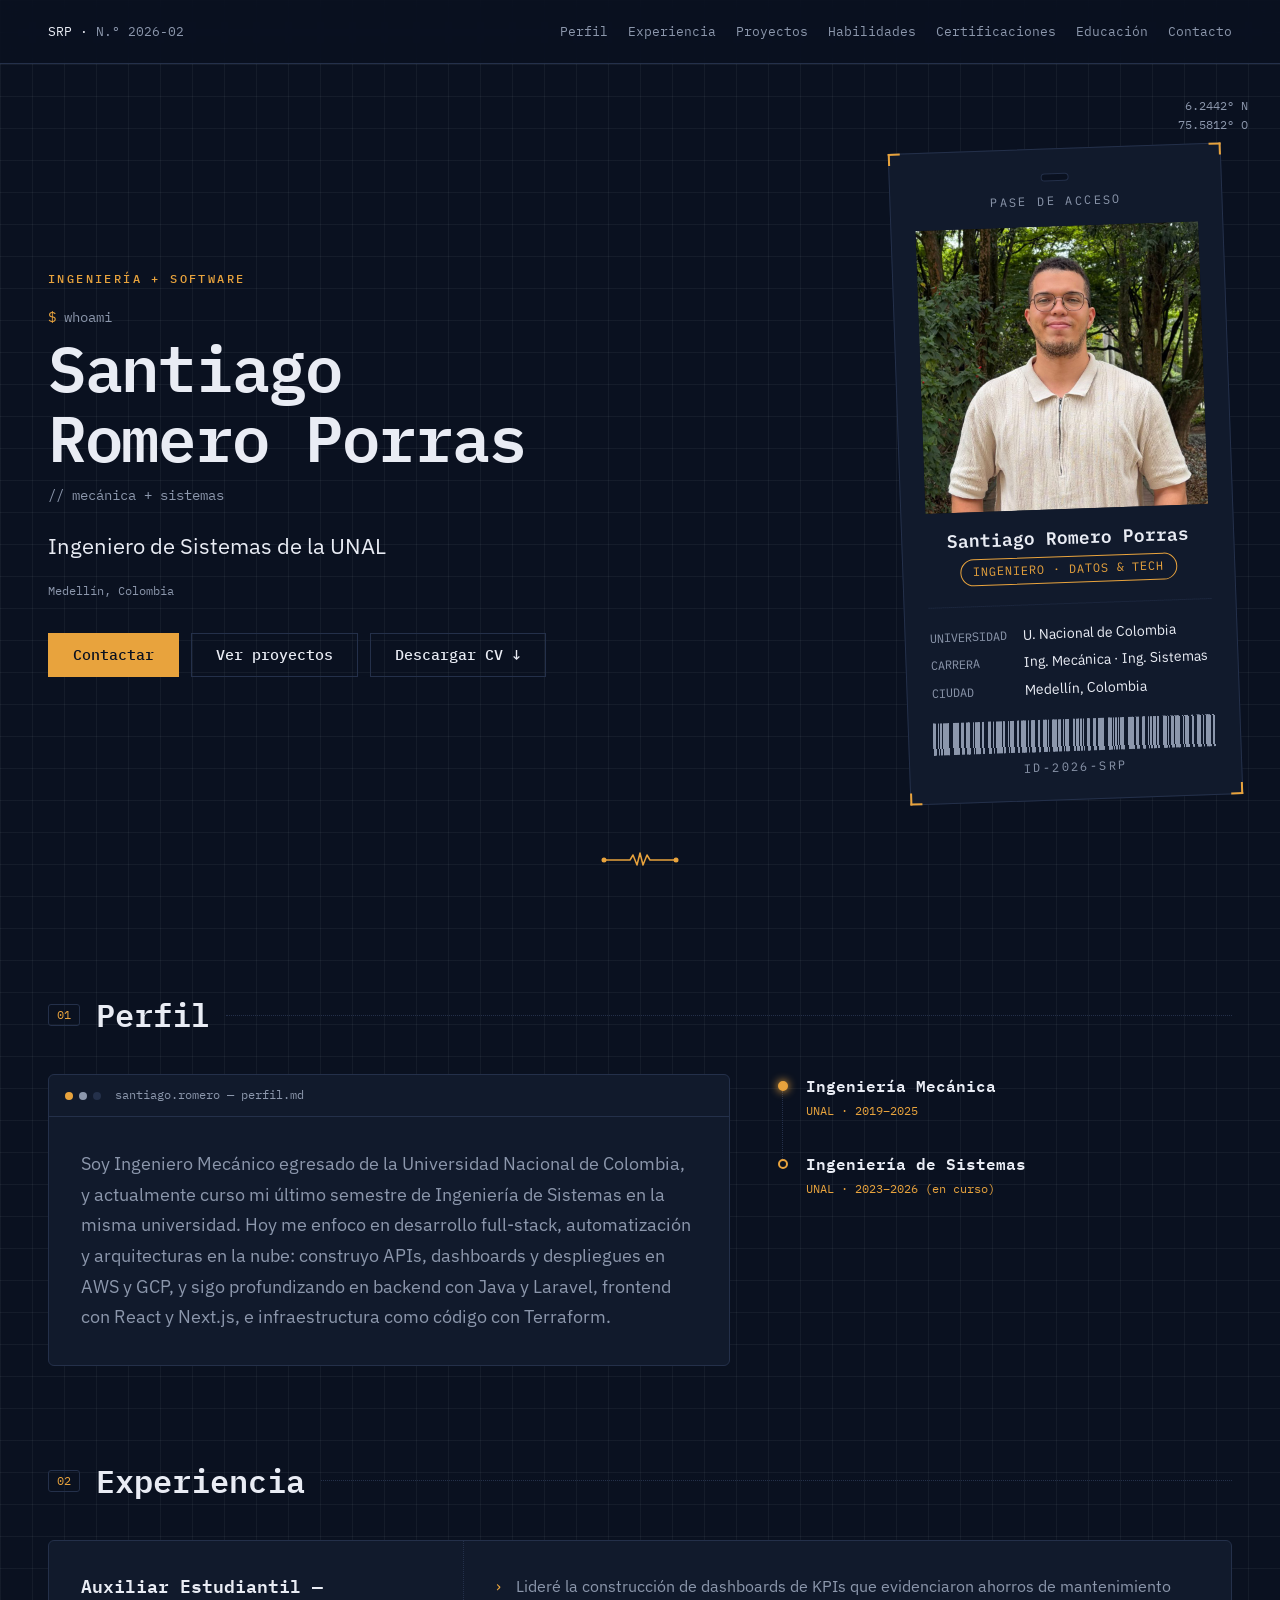
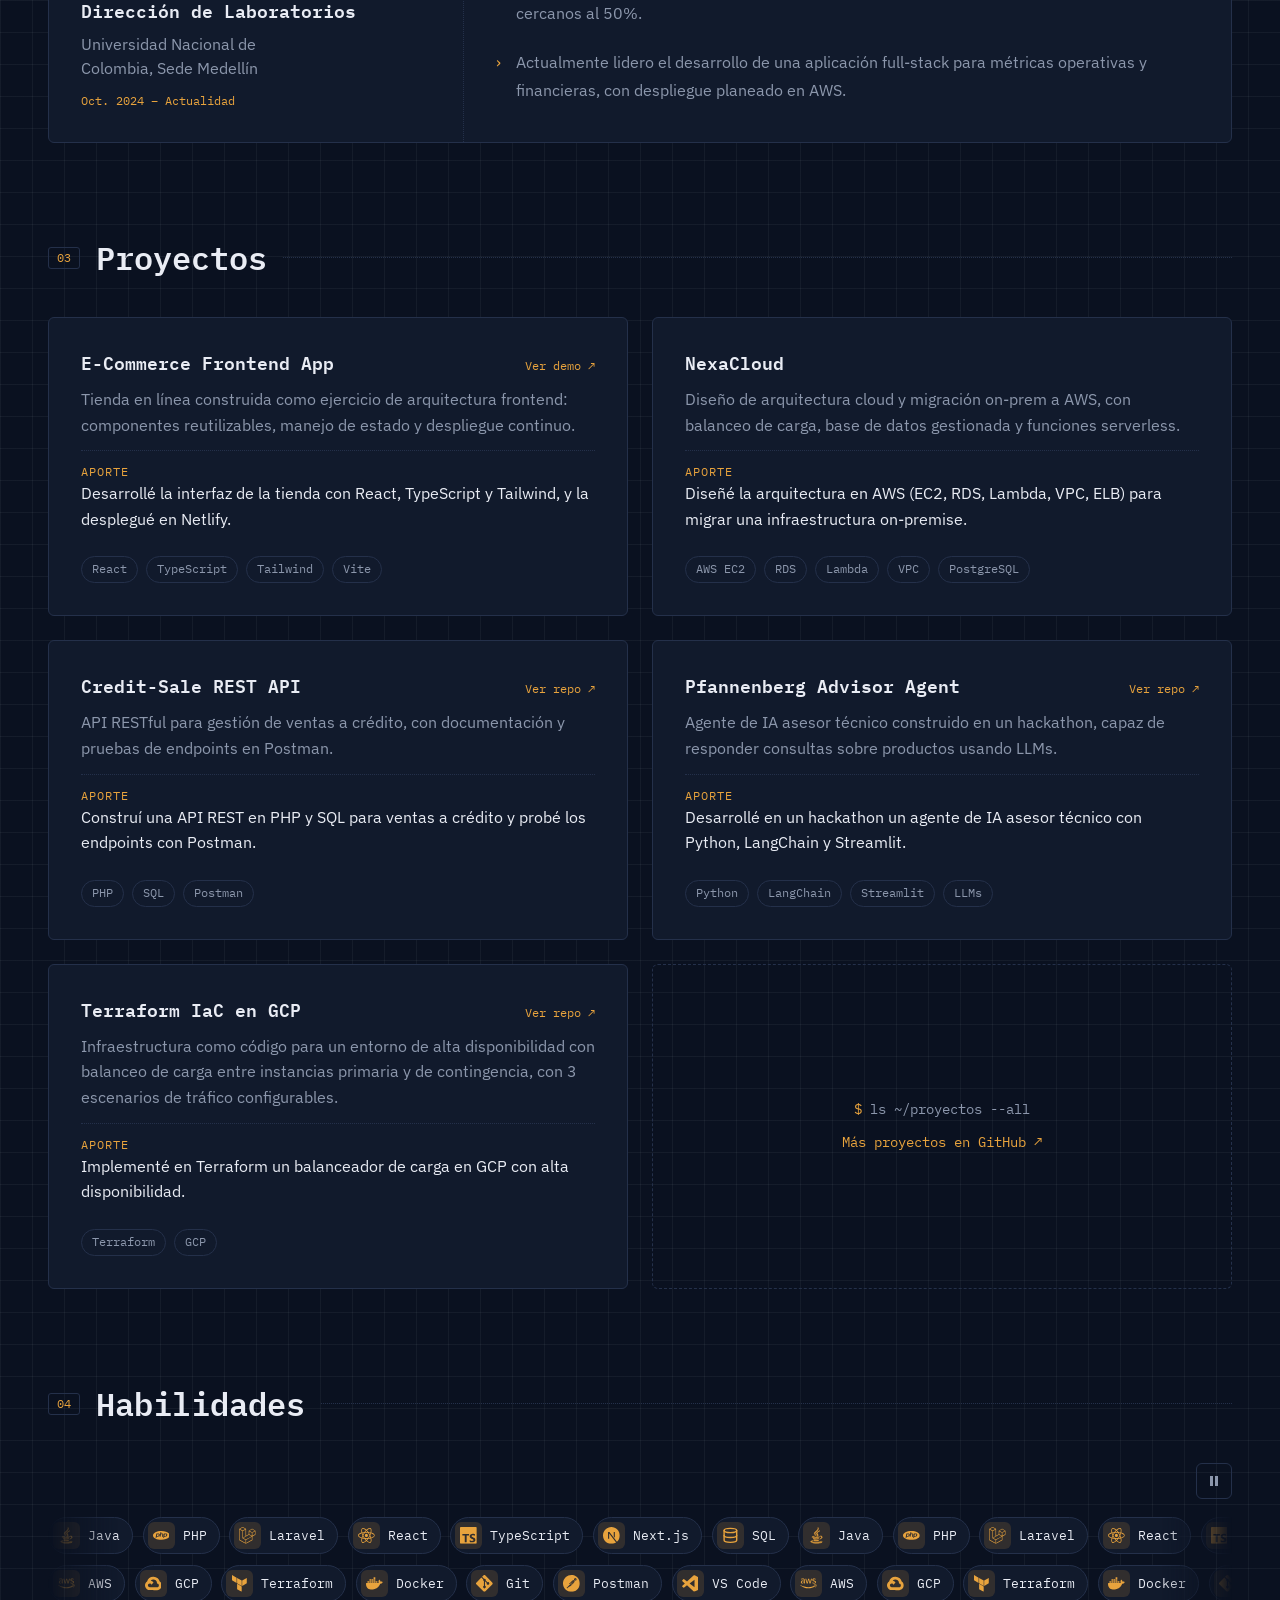
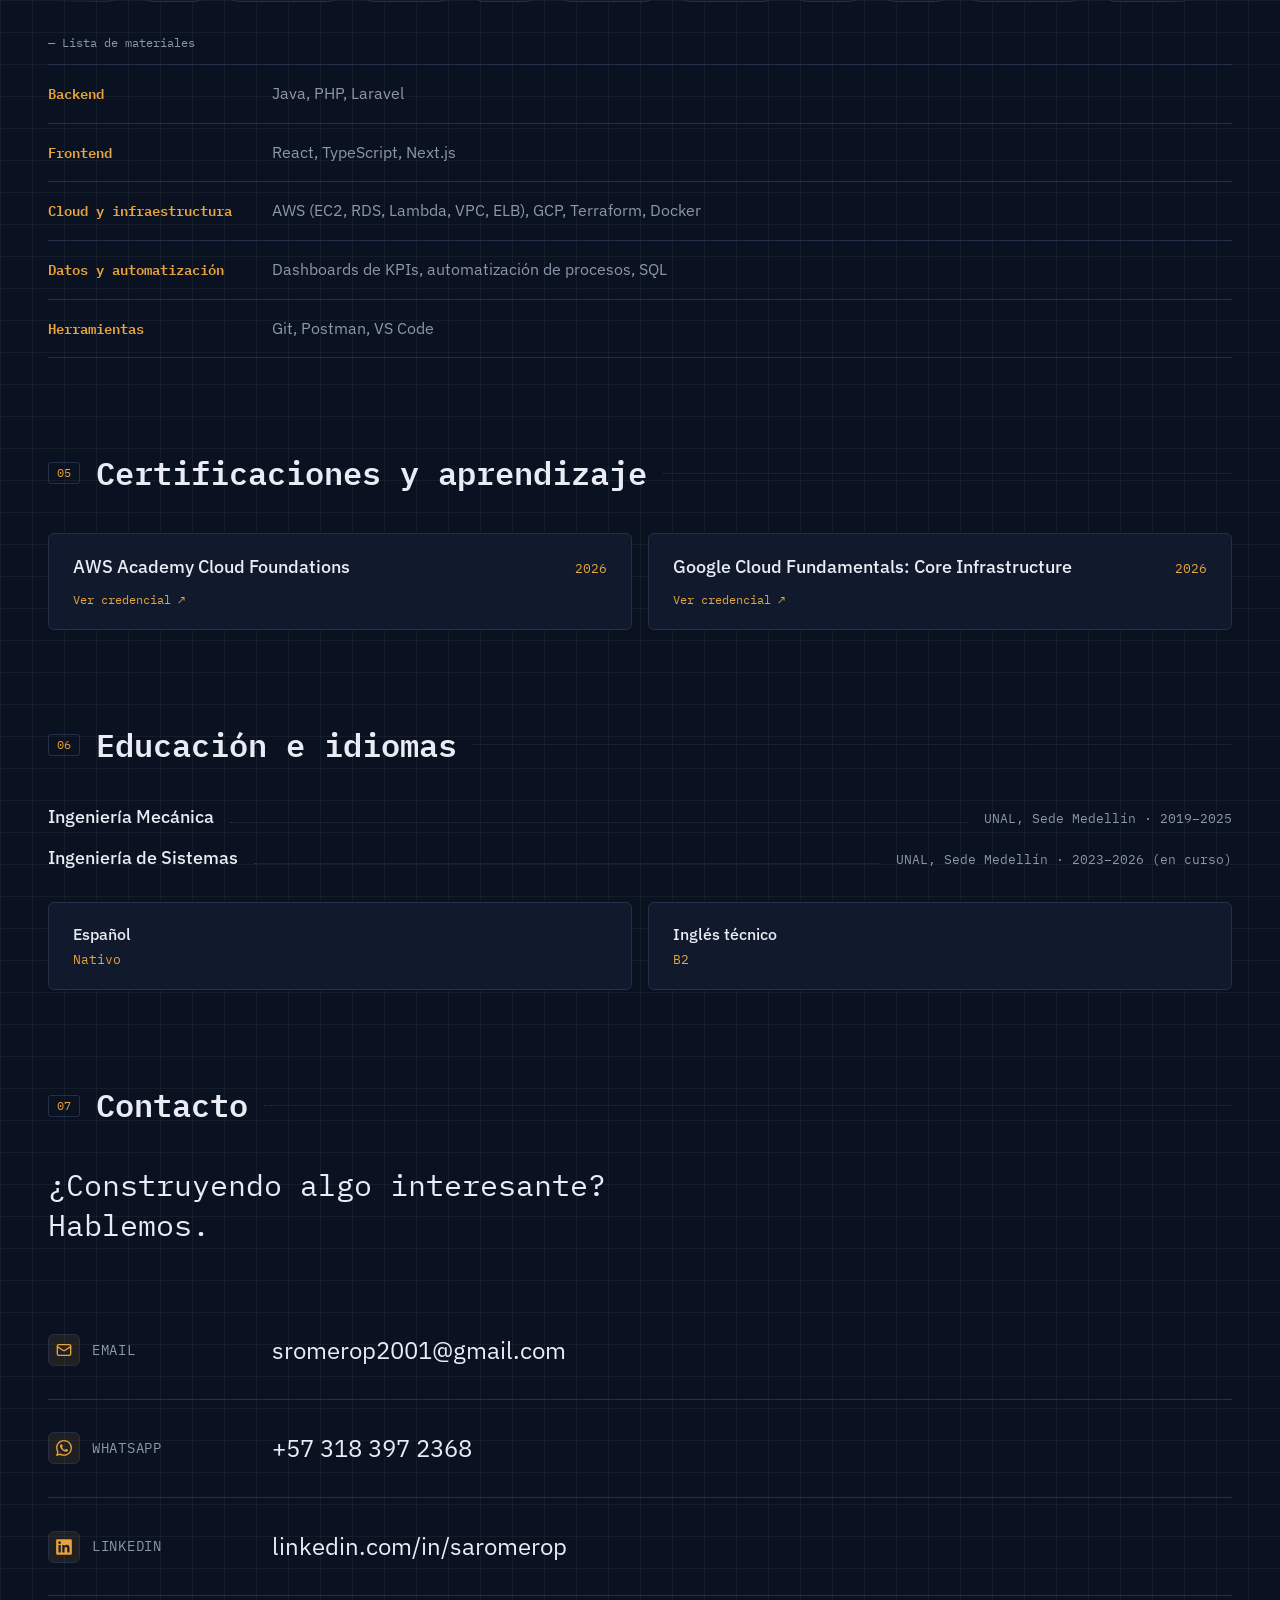
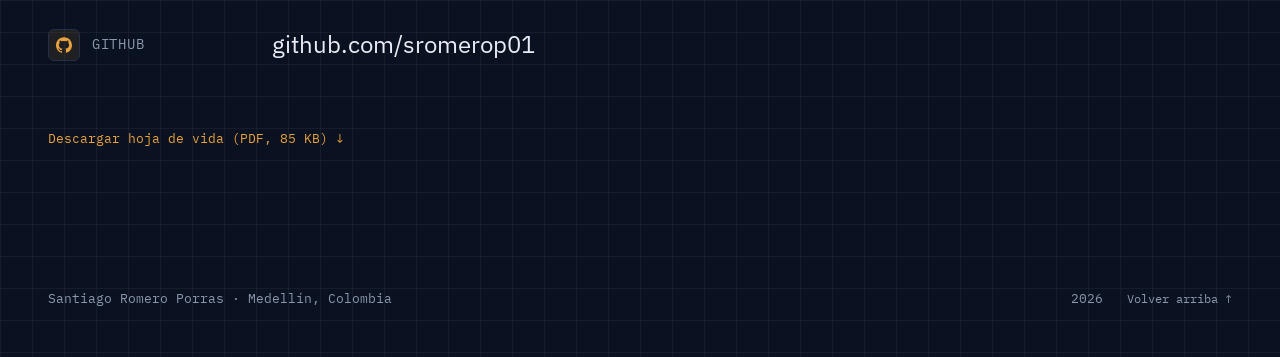
<file: index.html>
<!DOCTYPE html>
<html lang="es">

<head>
  <meta charset="UTF-8">
  <meta name="viewport" content="width=device-width, initial-scale=1.0">
  <title>Santiago Romero Porras · Ingeniería + Software</title>
  <meta name="description"
    content="Ingeniero Mecánico formándose como Ingeniero de Sistemas. Desarrollo full-stack, automatización y cloud (AWS y GCP) desde Medellín, Colombia.">
  <link rel="canonical" href="https://sromerop.dev/">
  <meta name="theme-color" content="#0A1120">
  <meta property="og:type" content="website">
  <meta property="og:url" content="https://sromerop.dev/">
  <meta property="og:site_name" content="Santiago Romero Porras">
  <meta property="og:locale" content="es_CO">
  <meta property="og:title" content="Santiago Romero Porras · Ingeniería + Software">
  <meta property="og:description"
    content="Ingeniero Mecánico formándose como Ingeniero de Sistemas. Desarrollo full-stack, automatización y cloud (AWS y GCP) desde Medellín, Colombia.">
  <!-- ?v= con la fecha del cambio: WhatsApp, LinkedIn y el CDN guardan la imagen por URL; súbelo si cambias la imagen -->
  <meta property="og:image" content="https://sromerop.dev/assets/img/og-image.png?v=20261115">
  <meta property="og:image:width" content="1200">
  <meta property="og:image:height" content="630">
  <meta property="og:image:alt"
    content="Santiago Romero Porras — Ingeniero Mecánico formándose como Ingeniero de Sistemas">
  <meta name="twitter:card" content="summary_large_image">
  <link rel="icon" href="assets/sromerop-icons/favicon/favicon.ico" sizes="32x32">
  <link rel="icon" href="assets/sromerop-icons/favicon/icon.svg" type="image/svg+xml">
  <link rel="apple-touch-icon" href="assets/sromerop-icons/favicon/apple-touch-icon.png">
  <link rel="manifest" href="assets/sromerop-icons/favicon/site.webmanifest">
  <link rel="preconnect" href="https://fonts.googleapis.com">
  <link rel="preconnect" href="https://fonts.gstatic.com" crossorigin>
  <link
    href="https://fonts.googleapis.com/css2?family=IBM+Plex+Mono:wght@400;500;600;700&family=IBM+Plex+Sans:wght@400;500&display=swap"
    rel="stylesheet">
  <!-- Flechas pedidas aparte (solo esos caracteres): ↗ no está en los subconjuntos anteriores; ↑ y ↓ sí (latino),
       pero también van aquí para que toda flecha del sitio quede cubierta -->
  <link
    href="https://fonts.googleapis.com/css2?family=IBM+Plex+Mono:wght@400&text=%E2%86%97%E2%86%91%E2%86%93&display=swap"
    rel="stylesheet">
  <!-- Marca que hay JS: el CSS oculta el texto del scramble hasta que script.js lo arma, así nunca se ve el texto final antes -->
  <script>document.documentElement.classList.add('js');</script>
  <!-- ?v=: el CDN del hosting guarda styles.css y script.js en caché (index.html no). Al desplegar cambios en
       alguno de los dos, cambiar la versión para que se descargue el archivo nuevo y no la copia vieja -->
  <link rel="stylesheet" href="styles.css?v=20261024">
  <script src="script.js?v=20261024" defer></script>
</head>

<body>
  <a class="skip-link" href="#contenido">Saltar al contenido</a>

  <!-- Íconos de Habilidades y Contacto, copiados de assets/sromerop-icons/skills/skills-sprite.svg. Van incrustados porque un
       <use> que apunta a un .svg externo no carga al abrir la página como archivo (file://) -->
  <svg class="icon-sprite" width="0" height="0" aria-hidden="true">
    <symbol id="i-java" viewBox="-2.25 -2.25 132.5 132.5">
      <g fill="currentColor" stroke="currentColor" stroke-width="3.5" stroke-linejoin="round">
        <path
          d="M47.617 98.12c-19.192 5.362 11.677 16.439 36.115 5.969-4.003-1.556-6.874-3.351-6.874-3.351-10.897 2.06-15.952 2.222-25.844 1.092-8.164-.935-3.397-3.71-3.397-3.71zm33.189-10.46c-14.444 2.779-22.787 2.69-33.354 1.6-8.171-.845-2.822-4.805-2.822-4.805-21.137 7.016 11.767 14.977 41.309 6.336-3.14-1.106-5.133-3.131-5.133-3.131zm11.319-60.575c.001 0-42.731 10.669-22.323 34.187 6.024 6.935-1.58 13.17-1.58 13.17s15.289-7.891 8.269-17.777c-6.559-9.215-11.587-13.793 15.634-29.58zm9.998 81.144s3.529 2.91-3.888 5.159c-14.102 4.272-58.706 5.56-71.095.171-4.45-1.938 3.899-4.625 6.526-5.192 2.739-.593 4.303-.485 4.303-.485-4.952-3.487-32.013 6.85-13.742 9.815 49.821 8.076 90.817-3.637 77.896-9.468zM85 77.896c2.395-1.634 5.703-3.053 5.703-3.053s-9.424 1.685-18.813 2.474c-11.494.964-23.823 1.154-30.012.326-14.652-1.959 8.033-7.348 8.033-7.348s-8.812-.596-19.644 4.644C17.455 81.134 61.958 83.958 85 77.896zm5.609 15.145c-.108.29-.468.616-.468.616 31.273-8.221 19.775-28.979 4.822-23.725-1.312.464-2 1.543-2 1.543s.829-.334 2.678-.72c7.559-1.575 18.389 10.119-5.032 22.286zM64.181 70.069c-4.614-10.429-20.26-19.553.007-35.559C89.459 14.563 76.492 1.587 76.492 1.587c5.23 20.608-18.451 26.833-26.999 39.667-5.821 8.745 2.857 18.142 14.688 28.815zm27.274 51.748c-19.187 3.612-42.854 3.191-56.887.874 0 0 2.874 2.38 17.646 3.331 22.476 1.437 57-.8 57.816-11.436.001 0-1.57 4.032-18.575 7.231z" />
      </g>
    </symbol>
    <symbol id="i-php" viewBox="0 0 24 24">
      <g fill="currentColor">
        <path
          d="M7.01 10.207h-.944l-.515 2.648h.838c.556 0 .97-.105 1.242-.314.272-.21.455-.559.55-1.049.092-.47.05-.802-.124-.995-.175-.193-.523-.29-1.047-.29zM12 5.688C5.373 5.688 0 8.514 0 12s5.373 6.313 12 6.313S24 15.486 24 12c0-3.486-5.373-6.312-12-6.312zm-3.26 7.451c-.261.25-.575.438-.917.551-.336.108-.765.164-1.285.164H5.357l-.327 1.681H3.652l1.23-6.326h2.65c.797 0 1.378.209 1.744.628.366.418.476 1.002.33 1.752a2.836 2.836 0 0 1-.305.847c-.143.255-.33.49-.561.703zm4.024.715l.543-2.799c.063-.318.039-.536-.068-.651-.107-.116-.336-.174-.687-.174H11.46l-.704 3.625H9.388l1.23-6.327h1.367l-.327 1.682h1.218c.767 0 1.295.134 1.586.401s.378.7.263 1.299l-.572 2.944h-1.389zm7.597-2.265a2.782 2.782 0 0 1-.305.847c-.143.255-.33.49-.561.703a2.44 2.44 0 0 1-.917.551c-.336.108-.765.164-1.286.164h-1.18l-.327 1.682h-1.378l1.23-6.326h2.649c.797 0 1.378.209 1.744.628.366.417.477 1.001.331 1.751zM17.766 10.207h-.943l-.516 2.648h.838c.557 0 .971-.105 1.242-.314.272-.21.455-.559.551-1.049.092-.47.049-.802-.125-.995s-.524-.29-1.047-.29z" />
      </g>
    </symbol>
    <symbol id="i-laravel" viewBox="0 0 24 24">
      <g fill="currentColor">
        <path
          d="M23.642 5.43a.364.364 0 01.014.1v5.149c0 .135-.073.26-.189.326l-4.323 2.49v4.934a.378.378 0 01-.188.326L9.93 23.949a.316.316 0 01-.066.027c-.008.002-.016.008-.024.01a.348.348 0 01-.192 0c-.011-.002-.02-.008-.03-.012-.02-.008-.042-.014-.062-.025L.533 18.755a.376.376 0 01-.189-.326V2.974c0-.033.005-.066.014-.098.003-.012.01-.02.014-.032a.369.369 0 01.023-.058c.004-.013.015-.022.023-.033l.033-.045c.012-.01.025-.018.037-.027.014-.012.027-.024.041-.034H.53L5.043.05a.375.375 0 01.375 0L9.93 2.647h.002c.015.01.027.021.04.033l.038.027c.013.014.02.03.033.045.008.011.02.021.025.033.01.02.017.038.024.058.003.011.01.021.013.032.01.031.014.064.014.098v9.652l3.76-2.164V5.527c0-.033.004-.066.013-.098.003-.01.01-.02.013-.032a.487.487 0 01.024-.059c.007-.012.018-.02.025-.033.012-.015.021-.03.033-.043.012-.012.025-.02.037-.028.014-.01.026-.023.041-.032h.001l4.513-2.598a.375.375 0 01.375 0l4.513 2.598c.016.01.027.021.042.031.012.01.025.018.036.028.013.014.022.03.034.044.008.012.019.021.024.033.011.02.018.04.024.06.006.01.012.021.015.032zm-.74 5.032V6.179l-1.578.908-2.182 1.256v4.283zm-4.51 7.75v-4.287l-2.147 1.225-6.126 3.498v4.325zM1.093 3.624v14.588l8.273 4.761v-4.325l-4.322-2.445-.002-.003H5.04c-.014-.01-.025-.021-.04-.031-.011-.01-.024-.018-.035-.027l-.001-.002c-.013-.012-.021-.025-.031-.04-.01-.011-.021-.022-.028-.036h-.002c-.008-.014-.013-.031-.02-.047-.006-.016-.014-.027-.018-.043a.49.49 0 01-.008-.057c-.002-.014-.006-.027-.006-.041V5.789l-2.18-1.257zM5.23.81L1.47 2.974l3.76 2.164 3.758-2.164zm1.956 13.505l2.182-1.256V3.624l-1.58.91-2.182 1.255v9.435zm11.581-10.95l-3.76 2.163 3.76 2.163 3.759-2.164zm-.376 4.978L16.21 7.087 14.63 6.18v4.283l2.182 1.256 1.58.908zm-8.65 9.654l5.514-3.148 2.756-1.572-3.757-2.163-4.323 2.489-3.941 2.27z" />
      </g>
    </symbol>
    <symbol id="i-react" viewBox="0 0 24 24">
      <g fill="currentColor">
        <path
          d="M14.23 12.004a2.236 2.236 0 0 1-2.235 2.236 2.236 2.236 0 0 1-2.236-2.236 2.236 2.236 0 0 1 2.235-2.236 2.236 2.236 0 0 1 2.236 2.236zm2.648-10.69c-1.346 0-3.107.96-4.888 2.622-1.78-1.653-3.542-2.602-4.887-2.602-.41 0-.783.093-1.106.278-1.375.793-1.683 3.264-.973 6.365C1.98 8.917 0 10.42 0 12.004c0 1.59 1.99 3.097 5.043 4.03-.704 3.113-.39 5.588.988 6.38.32.187.69.275 1.102.275 1.345 0 3.107-.96 4.888-2.624 1.78 1.654 3.542 2.603 4.887 2.603.41 0 .783-.09 1.106-.275 1.374-.792 1.683-3.263.973-6.365C22.02 15.096 24 13.59 24 12.004c0-1.59-1.99-3.097-5.043-4.032.704-3.11.39-5.587-.988-6.38-.318-.184-.688-.277-1.092-.278zm-.005 1.09v.006c.225 0 .406.044.558.127.666.382.955 1.835.73 3.704-.054.46-.142.945-.25 1.44-.96-.236-2.006-.417-3.107-.534-.66-.905-1.345-1.727-2.035-2.447 1.592-1.48 3.087-2.292 4.105-2.295zm-9.77.02c1.012 0 2.514.808 4.11 2.28-.686.72-1.37 1.537-2.02 2.442-1.107.117-2.154.298-3.113.538-.112-.49-.195-.964-.254-1.42-.23-1.868.054-3.32.714-3.707.19-.09.4-.127.563-.132zm4.882 3.05c.455.468.91.992 1.36 1.564-.44-.02-.89-.034-1.345-.034-.46 0-.915.01-1.36.034.44-.572.895-1.096 1.345-1.565zM12 8.1c.74 0 1.477.034 2.202.093.406.582.802 1.203 1.183 1.86.372.64.71 1.29 1.018 1.946-.308.655-.646 1.31-1.013 1.95-.38.66-.773 1.288-1.18 1.87-.728.063-1.466.098-2.21.098-.74 0-1.477-.035-2.202-.093-.406-.582-.802-1.204-1.183-1.86-.372-.64-.71-1.29-1.018-1.946.303-.657.646-1.313 1.013-1.954.38-.66.773-1.286 1.18-1.868.728-.064 1.466-.098 2.21-.098zm-3.635.254c-.24.377-.48.763-.704 1.16-.225.39-.435.782-.635 1.174-.265-.656-.49-1.31-.676-1.947.64-.15 1.315-.283 2.015-.386zm7.26 0c.695.103 1.365.23 2.006.387-.18.632-.405 1.282-.66 1.933-.2-.39-.41-.783-.64-1.174-.225-.392-.465-.774-.705-1.146zm3.063.675c.484.15.944.317 1.375.498 1.732.74 2.852 1.708 2.852 2.476-.005.768-1.125 1.74-2.857 2.475-.42.18-.88.342-1.355.493-.28-.958-.646-1.956-1.1-2.98.45-1.017.81-2.01 1.085-2.964zm-13.395.004c.278.96.645 1.957 1.1 2.98-.45 1.017-.812 2.01-1.086 2.964-.484-.15-.944-.318-1.37-.5-1.732-.737-2.852-1.706-2.852-2.474 0-.768 1.12-1.742 2.852-2.476.42-.18.88-.342 1.356-.494zm11.678 4.28c.265.657.49 1.312.676 1.948-.64.157-1.316.29-2.016.39.24-.375.48-.762.705-1.158.225-.39.435-.788.636-1.18zm-9.945.02c.2.392.41.783.64 1.175.23.39.465.772.705 1.143-.695-.102-1.365-.23-2.006-.386.18-.63.406-1.282.66-1.933zM17.92 16.32c.112.493.2.968.254 1.423.23 1.868-.054 3.32-.714 3.708-.147.09-.338.128-.563.128-1.012 0-2.514-.807-4.11-2.28.686-.72 1.37-1.536 2.02-2.44 1.107-.118 2.154-.3 3.113-.54zm-11.83.01c.96.234 2.006.415 3.107.532.66.905 1.345 1.727 2.035 2.446-1.595 1.483-3.092 2.295-4.11 2.295-.22-.005-.406-.05-.553-.132-.666-.38-.955-1.834-.73-3.703.054-.46.142-.944.25-1.438zm4.56.64c.44.02.89.034 1.345.034.46 0 .915-.01 1.36-.034-.44.572-.895 1.095-1.345 1.565-.455-.47-.91-.993-1.36-1.565z" />
      </g>
    </symbol>
    <symbol id="i-typescript" viewBox="0 0 24 24">
      <g fill="currentColor">
        <path
          d="M1.125 0C.502 0 0 .502 0 1.125v21.75C0 23.498.502 24 1.125 24h21.75c.623 0 1.125-.502 1.125-1.125V1.125C24 .502 23.498 0 22.875 0zm17.363 9.75c.612 0 1.154.037 1.627.111a6.38 6.38 0 0 1 1.306.34v2.458a3.95 3.95 0 0 0-.643-.361 5.093 5.093 0 0 0-.717-.26 5.453 5.453 0 0 0-1.426-.2c-.3 0-.573.028-.819.086a2.1 2.1 0 0 0-.623.242c-.17.104-.3.229-.393.374a.888.888 0 0 0-.14.49c0 .196.053.373.156.529.104.156.252.304.443.444s.423.276.696.41c.273.135.582.274.926.416.47.197.892.407 1.266.628.374.222.695.473.963.753.268.279.472.598.614.957.142.359.214.776.214 1.253 0 .657-.125 1.21-.373 1.656a3.033 3.033 0 0 1-1.012 1.085 4.38 4.38 0 0 1-1.487.596c-.566.12-1.163.18-1.79.18a9.916 9.916 0 0 1-1.84-.164 5.544 5.544 0 0 1-1.512-.493v-2.63a5.033 5.033 0 0 0 3.237 1.2c.333 0 .624-.03.872-.09.249-.06.456-.144.623-.25.166-.108.29-.234.373-.38a1.023 1.023 0 0 0-.074-1.089 2.12 2.12 0 0 0-.537-.5 5.597 5.597 0 0 0-.807-.444 27.72 27.72 0 0 0-1.007-.436c-.918-.383-1.602-.852-2.053-1.405-.45-.553-.676-1.222-.676-2.005 0-.614.123-1.141.369-1.582.246-.441.58-.804 1.004-1.089a4.494 4.494 0 0 1 1.47-.629 7.536 7.536 0 0 1 1.77-.201zm-15.113.188h9.563v2.166H9.506v9.646H6.789v-9.646H3.375z" />
      </g>
    </symbol>
    <symbol id="i-nextjs" viewBox="0 0 24 24">
      <g fill="currentColor">
        <path
          d="M18.665 21.978C16.758 23.255 14.465 24 12 24 5.377 24 0 18.623 0 12S5.377 0 12 0s12 5.377 12 12c0 3.583-1.574 6.801-4.067 9.001L9.219 7.2H7.2v9.596h1.615V9.251l9.85 12.727Zm-3.332-8.533 1.6 2.061V7.2h-1.6v6.245Z" />
      </g>
    </symbol>
    <symbol id="i-sql" viewBox="0 0 24 24">
      <g fill="none" stroke="currentColor" stroke-width="2" stroke-linecap="round" stroke-linejoin="round">
        <ellipse cx="12" cy="5" rx="9" ry="3" />
        <path d="M3 5V19A9 3 0 0 0 21 19V5" />
        <path d="M3 12A9 3 0 0 0 21 12" />
      </g>
    </symbol>
    <symbol id="i-aws" viewBox="-0.77 -0.77 129.54 129.54">
      <g fill="currentColor">
        <path
          d="M108.59 26.148c-1.852 0-3.622.211-5.305.715-1.684.504-3.117 1.223-4.379 2.188a10.829 10.829 0 0 0-3.031 3.453c-.757 1.348-1.137 2.906-1.137 4.676 0 2.187.716 4.25 2.106 6.105 1.386 1.895 3.66 3.324 6.734 4.293l6.106 1.895c2.062.675 3.496 1.391 4.254 2.191.757.801 1.136 1.765 1.136 2.945 0 1.726-.758 3.074-2.191 4-1.43.925-3.492 1.391-6.145 1.391-1.687 0-3.328-.168-5.011-.504a23.102 23.102 0 0 1-4.633-1.476c-.421-.168-.801-.336-1.051-.418a2.357 2.357 0 0 0-.758-.13c-.634 0-.969.423-.969 1.305v2.149a2.919 2.919 0 0 0 .254 1.18c.168.38.629.8 1.305 1.18 1.094.628 2.734 1.179 4.84 1.683 2.105.504 4.297.758 6.484.758 2.15 0 4.129-.297 6.024-.883 1.808-.551 3.367-1.309 4.672-2.36 1.304-1.01 2.316-2.273 3.074-3.707.714-1.429 1.094-3.07 1.094-4.882 0-2.188-.633-4.168-1.938-5.895-1.304-1.727-3.491-3.074-6.523-4.043l-5.98-1.895c-2.23-.713-3.79-1.516-4.634-2.316-.84-.797-1.261-1.808-1.261-2.988 0-1.726.671-2.95 1.98-3.746 1.305-.801 3.199-1.18 5.598-1.18 2.988 0 5.683.547 8.086 1.64.714.337 1.261.508 1.597.508.633 0 .969-.463.969-1.347v-1.98c0-.59-.125-1.051-.379-1.391-.25-.378-.672-.715-1.262-1.051-.422-.254-1.011-.504-1.77-.758a32.528 32.528 0 0 0-2.398-.676c-.886-.168-1.769-.336-2.738-.46a21.347 21.347 0 0 0-2.82-.169zm-86.822.082c-2.316 0-4.508.254-6.57.801-2.063.505-3.831 1.137-5.303 1.895-.59.297-.97.59-1.18.883-.211.296-.293.8-.293 1.476v2.063c0 .882.293 1.304.883 1.304.168 0 .378-.043.674-.125.293-.086.796-.254 1.472-.547a33.416 33.416 0 0 1 4.547-1.433A19.176 19.176 0 0 1 20.547 32c3.242 0 5.513.633 6.863 1.938 1.304 1.303 1.98 3.534 1.98 6.734v3.074c-1.683-.379-3.283-.715-4.843-.926-1.558-.21-3.031-.336-4.461-.336-4.34 0-7.75 1.094-10.316 3.286-2.571 2.187-3.832 5.093-3.832 8.671 0 3.368 1.05 6.063 3.113 8.086 2.066 2.02 4.887 3.032 8.422 3.032 4.97 0 9.097-1.938 12.379-5.813a34.153 34.153 0 0 0 1.304 2.484 13.28 13.28 0 0 0 1.516 1.98c.422.38.844.59 1.266.59.334 0 .714-.128 1.093-.378l2.653-1.77c.546-.42.8-.843.8-1.261a1.86 1.86 0 0 0-.293-.97 22.469 22.469 0 0 1-1.347-3.03c-.297-.925-.465-2.19-.465-3.75h-.086V40c0-4.633-1.176-8.086-3.492-10.36-2.36-2.273-6.025-3.41-11.033-3.41zm19.58 1.012c-.676 0-1.012.379-1.012 1.051 0 .297.129.844.379 1.687l9.894 32.547c.254.8.547 1.387.887 1.641.336.297.84.422 1.598.422h3.62c.759 0 1.347-.125 1.684-.422.34-.293.591-.84.801-1.684l6.485-27.117 6.527 27.16c.168.84.46 1.387.8 1.684.337.292.883.422 1.684.422h3.621c.715 0 1.262-.167 1.598-.422.34-.253.633-.8.887-1.64L90.949 30.02c.168-.46.25-.797.293-1.051.043-.254.086-.466.086-.676 0-.715-.379-1.05-1.055-1.05H86.36c-.757 0-1.308.166-1.644.421-.293.25-.59.8-.84 1.64L76.59 57.517l-6.653-28.211c-.166-.8-.464-1.39-.8-1.64-.336-.298-.884-.423-1.684-.423h-3.367c-.758 0-1.348.167-1.688.422-.335.25-.588.8-.796 1.64l-6.57 27.876-7.075-27.875c-.25-.8-.504-1.39-.84-1.64-.297-.298-.844-.423-1.644-.423h-4.125zM21.64 47.496a31.816 31.816 0 0 1 3.96.25 34.401 34.401 0 0 1 3.872.719v1.765c0 1.435-.168 2.653-.422 3.665-.25 1.01-.758 1.895-1.43 2.695-1.137 1.262-2.484 2.187-4 2.695-1.516.504-2.949.758-4.336.758-1.937 0-3.41-.508-4.422-1.559-1.054-1.01-1.558-2.484-1.558-4.464 0-2.106.675-3.704 2.062-4.84 1.391-1.137 3.454-1.684 6.274-1.684zM118 73.348c-4.432.063-9.664 1.052-13.621 3.832-1.223.883-1.012 2.062.336 1.894 4.508-.547 14.44-1.726 16.21.547 1.77 2.23-1.976 11.62-3.663 15.79-.504 1.26.59 1.769 1.726.8 7.41-6.231 9.348-19.242 7.832-21.137-.757-.925-4.388-1.79-8.82-1.726zM1.63 75.859c-.926.116-1.347 1.236-.368 2.121 16.508 14.902 38.359 23.872 62.613 23.872 17.305 0 37.43-5.43 51.281-15.66 2.273-1.689.298-4.254-2.02-3.204-15.533 6.57-32.421 9.77-47.788 9.77-22.778 0-44.8-6.273-62.653-16.633-.39-.231-.755-.304-1.064-.266z" />
      </g>
    </symbol>
    <symbol id="i-gcp" viewBox="0 0 24 24">
      <g fill="currentColor">
        <path
          d="M12.19 2.38a9.344 9.344 0 0 0-9.234 6.893c.053-.02-.055.013 0 0-3.875 2.551-3.922 8.11-.247 10.941l.006-.007-.007.03a6.717 6.717 0 0 0 4.077 1.356h5.173l.03.03h5.192c6.687.053 9.376-8.605 3.835-12.35a9.365 9.365 0 0 0-2.821-4.552l-.043.043.006-.05A9.344 9.344 0 0 0 12.19 2.38zm-.358 4.146c1.244-.04 2.518.368 3.486 1.15a5.186 5.186 0 0 1 1.862 4.078v.518c3.53-.07 3.53 5.262 0 5.193h-5.193l-.008.009v-.04H6.785a2.59 2.59 0 0 1-1.067-.23h.001a2.597 2.597 0 1 1 3.437-3.437l3.013-3.012A6.747 6.747 0 0 0 8.11 8.24c.018-.01.04-.026.054-.023a5.186 5.186 0 0 1 3.67-1.69z" />
      </g>
    </symbol>
    <symbol id="i-terraform" viewBox="0 0 24 24">
      <g fill="currentColor">
        <path
          d="M1.44 0v7.575l6.561 3.79V3.787zm21.12 4.227l-6.561 3.791v7.574l6.56-3.787zM8.72 4.23v7.575l6.561 3.787V8.018zm0 8.405v7.575L15.28 24v-7.578z" />
      </g>
    </symbol>
    <symbol id="i-docker" viewBox="0 0 24 24">
      <g fill="currentColor">
        <path
          d="M13.983 11.078h2.119a.186.186 0 00.186-.185V9.006a.186.186 0 00-.186-.186h-2.119a.185.185 0 00-.185.185v1.888c0 .102.083.185.185.185m-2.954-5.43h2.118a.186.186 0 00.186-.186V3.574a.186.186 0 00-.186-.185h-2.118a.185.185 0 00-.185.185v1.888c0 .102.082.185.185.185m0 2.716h2.118a.187.187 0 00.186-.186V6.29a.186.186 0 00-.186-.185h-2.118a.185.185 0 00-.185.185v1.887c0 .102.082.185.185.186m-2.93 0h2.12a.186.186 0 00.184-.186V6.29a.185.185 0 00-.185-.185H8.1a.185.185 0 00-.185.185v1.887c0 .102.083.185.185.186m-2.964 0h2.119a.186.186 0 00.185-.186V6.29a.185.185 0 00-.185-.185H5.136a.186.186 0 00-.186.185v1.887c0 .102.084.185.186.186m5.893 2.715h2.118a.186.186 0 00.186-.185V9.006a.186.186 0 00-.186-.186h-2.118a.185.185 0 00-.185.185v1.888c0 .102.082.185.185.185m-2.93 0h2.12a.185.185 0 00.184-.185V9.006a.185.185 0 00-.184-.186h-2.12a.185.185 0 00-.184.185v1.888c0 .102.083.185.185.185m-2.964 0h2.119a.185.185 0 00.185-.185V9.006a.185.185 0 00-.184-.186h-2.12a.186.186 0 00-.186.186v1.887c0 .102.084.185.186.185m-2.92 0h2.12a.185.185 0 00.184-.185V9.006a.185.185 0 00-.184-.186h-2.12a.185.185 0 00-.184.185v1.888c0 .102.082.185.185.185M23.763 9.89c-.065-.051-.672-.51-1.954-.51-.338.001-.676.03-1.01.087-.248-1.7-1.653-2.53-1.716-2.566l-.344-.199-.226.327c-.284.438-.49.922-.612 1.43-.23.97-.09 1.882.403 2.661-.595.332-1.55.413-1.744.42H.751a.751.751 0 00-.75.748 11.376 11.376 0 00.692 4.062c.545 1.428 1.355 2.48 2.41 3.124 1.18.723 3.1 1.137 5.275 1.137.983.003 1.963-.086 2.93-.266a12.248 12.248 0 003.823-1.389c.98-.567 1.86-1.288 2.61-2.136 1.252-1.418 1.998-2.997 2.553-4.4h.221c1.372 0 2.215-.549 2.68-1.009.309-.293.55-.65.707-1.046l.098-.288Z" />
      </g>
    </symbol>
    <symbol id="i-git" viewBox="0 0 24 24">
      <g fill="currentColor">
        <path
          d="M13.09 23.549a1.54 1.54 0 0 1-2.18 0L.451 13.089a1.54 1.54 0 0 1 0-2.179l7.191-7.19 2.733 2.733a1.85 1.85 0 0 0 .964 2.326v6.66a1.849 1.849 0 1 0 1.54 0V8.957l2.508 2.508a1.85 1.85 0 1 0 1.09-1.09l-2.634-2.634a1.85 1.85 0 0 0-2.378-2.377L8.73 2.63 10.91.451a1.54 1.54 0 0 1 2.179 0l10.459 10.46a1.54 1.54 0 0 1 0 2.179z" />
      </g>
    </symbol>
    <symbol id="i-postman" viewBox="0 0 24 24">
      <g fill="currentColor">
        <path
          d="M13.527.099C6.955-.744.942 3.9.099 10.473c-.843 6.572 3.8 12.584 10.373 13.428 6.573.843 12.587-3.801 13.428-10.374C24.744 6.955 20.101.943 13.527.099zm2.471 7.485a.855.855 0 0 0-.593.25l-4.453 4.453-.307-.307-.643-.643c4.389-4.376 5.18-4.418 5.996-3.753zm-4.863 4.861l4.44-4.44a.62.62 0 1 1 .847.903l-4.699 4.125-.588-.588zm.33.694l-1.1.238a.06.06 0 0 1-.067-.032.06.06 0 0 1 .01-.073l.645-.645.512.512zm-2.803-.459l1.172-1.172.879.878-1.979.426a.074.074 0 0 1-.085-.039.072.072 0 0 1 .013-.093zm-3.646 6.058a.076.076 0 0 1-.069-.083.077.077 0 0 1 .022-.046h.002l.946-.946 1.222 1.222-2.123-.147zm2.425-1.256a.228.228 0 0 0-.117.256l.203.865a.125.125 0 0 1-.211.117h-.003l-.934-.934-.294-.295 3.762-3.758 1.82-.393.874.874c-1.255 1.102-2.971 2.201-5.1 3.268zm5.279-3.428h-.002l-.839-.839 4.699-4.125a.952.952 0 0 0 .119-.127c-.148 1.345-2.029 3.245-3.977 5.091zm3.657-6.46l-.003-.002a1.822 1.822 0 0 1 2.459-2.684l-1.61 1.613a.119.119 0 0 0 0 .169l1.247 1.247a1.817 1.817 0 0 1-2.093-.343zm2.578 0a1.714 1.714 0 0 1-.271.218h-.001l-1.207-1.207 1.533-1.533c.661.72.637 1.832-.054 2.522zM18.855 6.05a.143.143 0 0 0-.053.157.416.416 0 0 1-.053.45.14.14 0 0 0 .023.197.141.141 0 0 0 .084.03.14.14 0 0 0 .106-.05.691.691 0 0 0 .087-.751.138.138 0 0 0-.194-.033z" />
      </g>
    </symbol>
    <symbol id="i-vscode" viewBox="-1.28 -1.28 130.56 130.56">
      <g fill="currentColor">
        <path fill-rule="evenodd"
          d="M90.767 127.126a7.968 7.968 0 0 0 6.35-.244l26.353-12.681a8 8 0 0 0 4.53-7.209V21.009a8 8 0 0 0-4.53-7.21L97.117 1.12a7.97 7.97 0 0 0-9.093 1.548l-50.45 46.026L15.6 32.013a5.328 5.328 0 0 0-6.807.302l-7.048 6.411a5.335 5.335 0 0 0-.006 7.888L20.796 64 1.74 81.387a5.336 5.336 0 0 0 .006 7.887l7.048 6.411a5.327 5.327 0 0 0 6.807.303l21.974-16.68 50.45 46.025a7.96 7.96 0 0 0 2.743 1.793Zm5.252-92.183L57.74 64l38.28 29.058V34.943Z"
          clip-rule="evenodd" />
      </g>
    </symbol>
    <symbol id="i-mail" viewBox="0 0 24 24">
      <g fill="none" stroke="currentColor" stroke-width="2" stroke-linecap="round" stroke-linejoin="round">
        <path d="m22 7-8.991 5.727a2 2 0 0 1-2.009 0L2 7" />
        <rect x="2" y="4" width="20" height="16" rx="2" />
      </g>
    </symbol>
    <symbol id="i-whatsapp" viewBox="0 0 24 24">
      <g fill="currentColor">
        <path
          d="M17.472 14.382c-.297-.149-1.758-.867-2.03-.967-.273-.099-.471-.148-.67.15-.197.297-.767.966-.94 1.164-.173.199-.347.223-.644.075-.297-.15-1.255-.463-2.39-1.475-.883-.788-1.48-1.761-1.653-2.059-.173-.297-.018-.458.13-.606.134-.133.298-.347.446-.52.149-.174.198-.298.298-.497.099-.198.05-.371-.025-.52-.075-.149-.669-1.612-.916-2.207-.242-.579-.487-.5-.669-.51-.173-.008-.371-.01-.57-.01-.198 0-.52.074-.792.372-.272.297-1.04 1.016-1.04 2.479 0 1.462 1.065 2.875 1.213 3.074.149.198 2.096 3.2 5.077 4.487.709.306 1.262.489 1.694.625.712.227 1.36.195 1.871.118.571-.085 1.758-.719 2.006-1.413.248-.694.248-1.289.173-1.413-.074-.124-.272-.198-.57-.347m-5.421 7.403h-.004a9.87 9.87 0 01-5.031-1.378l-.361-.214-3.741.982.998-3.648-.235-.374a9.86 9.86 0 01-1.51-5.26c.001-5.45 4.436-9.884 9.888-9.884 2.64 0 5.122 1.03 6.988 2.898a9.825 9.825 0 012.893 6.994c-.003 5.45-4.437 9.884-9.885 9.884m8.413-18.297A11.815 11.815 0 0012.05 0C5.495 0 .16 5.335.157 11.892c0 2.096.547 4.142 1.588 5.945L.057 24l6.305-1.654a11.882 11.882 0 005.683 1.448h.005c6.554 0 11.89-5.335 11.893-11.893a11.821 11.821 0 00-3.48-8.413Z" />
      </g>
    </symbol>
    <symbol id="i-linkedin" viewBox="1.78 1.78 124.44 124.44">
      <g fill="currentColor">
        <path
          d="M116 3H12a8.91 8.91 0 00-9 8.8v104.42a8.91 8.91 0 009 8.78h104a8.93 8.93 0 009-8.81V11.77A8.93 8.93 0 00116 3zM39.17 107H21.06V48.73h18.11zm-9-66.21a10.5 10.5 0 1110.49-10.5 10.5 10.5 0 01-10.54 10.48zM107 107H88.89V78.65c0-6.75-.12-15.44-9.41-15.44s-10.87 7.36-10.87 15V107H50.53V48.73h17.36v8h.24c2.42-4.58 8.32-9.41 17.13-9.41C103.6 47.28 107 59.35 107 75z" />
      </g>
    </symbol>
    <symbol id="i-github" viewBox="0 0 24 24">
      <g fill="currentColor">
        <path
          d="M12 .297c-6.63 0-12 5.373-12 12 0 5.303 3.438 9.8 8.205 11.385.6.113.82-.258.82-.577 0-.285-.01-1.04-.015-2.04-3.338.724-4.042-1.61-4.042-1.61C4.422 18.07 3.633 17.7 3.633 17.7c-1.087-.744.084-.729.084-.729 1.205.084 1.838 1.236 1.838 1.236 1.07 1.835 2.809 1.305 3.495.998.108-.776.417-1.305.76-1.605-2.665-.3-5.466-1.332-5.466-5.93 0-1.31.465-2.38 1.235-3.22-.135-.303-.54-1.523.105-3.176 0 0 1.005-.322 3.3 1.23.96-.267 1.98-.399 3-.405 1.02.006 2.04.138 3 .405 2.28-1.552 3.285-1.23 3.285-1.23.645 1.653.24 2.873.12 3.176.765.84 1.23 1.91 1.23 3.22 0 4.61-2.805 5.625-5.475 5.92.42.36.81 1.096.81 2.22 0 1.606-.015 2.896-.015 3.286 0 .315.21.69.825.57C20.565 22.092 24 17.592 24 12.297c0-6.627-5.373-12-12-12" />
      </g>
    </symbol>
    <symbol id="i-arrow-up-right" viewBox="0 0 24 24">
      <g fill="none" stroke="currentColor" stroke-width="2" stroke-linecap="round" stroke-linejoin="round">
        <path d="M7 7h10v10" />
        <path d="M7 17 17 7" />
      </g>
    </symbol>
  </svg>

  <header class="site-header">
    <div class="container site-header__inner">
      <a class="site-header__brand" href="#hero">SRP · <span class="site-header__id">N.º 2026-02</span></a>

      <!-- Solo por debajo de 960px y con JS (ver styles.css); script.js lo abre y cierra.
           Solo ícono (tres líneas / X): el nombre es el aria-label y el estado lo anuncia aria-expanded -->
      <button class="site-nav__toggle" type="button" aria-label="Menú" aria-expanded="false" aria-controls="site-nav">
        <span class="site-nav__toggle-icon" aria-hidden="true"></span>
      </button>

      <nav id="site-nav" class="site-nav" aria-label="Navegación principal">
        <ul class="site-nav__list" role="list">
          <li class="site-nav__item"><a class="site-nav__link" href="#profile">Perfil</a></li>
          <li class="site-nav__item"><a class="site-nav__link" href="#experience">Experiencia</a></li>
          <li class="site-nav__item"><a class="site-nav__link" href="#projects">Proyectos</a></li>
          <li class="site-nav__item"><a class="site-nav__link" href="#skills">Habilidades</a></li>
          <li class="site-nav__item"><a class="site-nav__link" href="#certs">Certificaciones</a></li>
          <li class="site-nav__item"><a class="site-nav__link" href="#education">Educación</a></li>
          <li class="site-nav__item"><a class="site-nav__link" href="#contact">Contacto</a></li>
        </ul>
      </nav>
    </div>
  </header>

  <main id="contenido">
    <section id="hero" class="hero" aria-labelledby="hero-title">
      <p class="hero__coords" aria-hidden="true">
        <span>6.2442° N</span>
        <span>75.5812° O</span>
      </p>

      <div class="hero__inner">
        <div class="hero__content">
          <p class="hero__eyebrow" data-scramble>INGENIERÍA + SOFTWARE</p>
          <p class="hero__prompt" aria-hidden="true"><span class="accent">$</span> whoami</p>
          <h1 id="hero-title" class="hero__title">Santiago Romero Porras</h1>
          <p class="hero__comment">// mecánica + sistemas</p>
          <p class="hero__role" data-scramble>Ingeniero de Sistemas de la UNAL</p>
          <p class="hero__meta">Medellín, Colombia</p>

          <div class="hero__actions">
            <a class="btn btn--solid" href="#contact">Contactar</a>
            <a class="btn btn--outline" href="#projects">Ver proyectos</a>
            <a class="btn btn--outline" href="assets/docs/CV-Santiago-Romero-Porras.pdf"
              download="CV-Santiago-Romero-Porras.pdf" type="application/pdf">Descargar CV <span
                aria-hidden="true">↓</span></a>
          </div>
        </div>

        <div class="credential">
          <span class="credential__corners" aria-hidden="true"></span>
          <span class="credential__slot" aria-hidden="true"></span>
          <p class="credential__label">PASE DE ACCESO</p>

          <div class="credential__photo">
            <span class="credential__initials" aria-hidden="true">SRP</span>
            <img class="credential__img" src="assets/img/perfil.jpeg" alt="Foto de perfil de Santiago Romero Porras"
              width="800" height="800">
          </div>

          <p class="credential__name">Santiago Romero Porras</p>
          <p class="credential__pill">INGENIERO · DATOS &amp; TECH</p>

          <dl class="credential__fields">
            <div class="credential__field">
              <dt>UNIVERSIDAD</dt>
              <dd>U. Nacional de Colombia</dd>
            </div>
            <div class="credential__field">
              <dt>CARRERA</dt>
              <dd>Ing. Mecánica · Ing. Sistemas</dd>
            </div>
            <div class="credential__field">
              <dt>CIUDAD</dt>
              <dd>Medellín, Colombia</dd>
            </div>
          </dl>

          <div class="credential__footer">
            <div class="credential__barcode" aria-hidden="true"></div>
            <p class="credential__id">ID-2026-SRP</p>
          </div>
        </div>
      </div>

      <svg class="hero__divider" aria-hidden="true" focusable="false" width="80" height="16" viewBox="0 0 80 16"
        fill="none">
        <path d="M4 8H30l3-5 4 10 3-12 3 12 4-10 3 5H76" stroke="currentColor" stroke-width="1.5" stroke-linecap="round"
          stroke-linejoin="round" />
        <circle cx="4" cy="8" r="2.5" fill="currentColor" />
        <circle cx="76" cy="8" r="2.5" fill="currentColor" />
      </svg>
    </section>

    <section id="profile" class="section" aria-labelledby="profile-title">
      <div class="container">
        <div class="sheet-header">
          <span class="sheet-header__number" aria-hidden="true">01</span>
          <h2 id="profile-title" class="sheet-header__title">Perfil</h2>
        </div>

        <div class="profile__grid">
          <div class="window card">
            <div class="window__bar" aria-hidden="true">
              <span class="window__dot window__dot--accent"></span>
              <span class="window__dot window__dot--muted"></span>
              <span class="window__dot window__dot--border"></span>
              <span class="window__title">santiago.romero — perfil.md</span>
            </div>
            <div class="window__body">
              <p class="profile__intro">Soy Ingeniero Mecánico egresado de la Universidad Nacional de Colombia, y
                actualmente curso mi último semestre de Ingeniería de Sistemas en la misma universidad. Hoy me enfoco en
                desarrollo full-stack, automatización y arquitecturas en la nube: construyo APIs, dashboards y
                despliegues en AWS y GCP, y sigo profundizando en backend con Java y Laravel, frontend con React y
                Next.js, e infraestructura como código con Terraform.</p>
            </div>
          </div>

          <ol class="timeline" role="list">
            <li class="timeline__item">
              <span class="timeline__line" aria-hidden="true"></span>
              <span class="timeline__pulse" aria-hidden="true"></span>
              <p class="timeline__name">Ingeniería Mecánica</p>
              <p class="timeline__date">UNAL · 2019–2025</p>
            </li>
            <li class="timeline__item">
              <p class="timeline__name">Ingeniería de Sistemas</p>
              <p class="timeline__date">UNAL · 2023–2026 (en curso)</p>
            </li>
          </ol>
        </div>
      </div>
    </section>

    <section id="experience" class="section" aria-labelledby="experience-title">
      <div class="container">
        <div class="sheet-header">
          <span class="sheet-header__number" aria-hidden="true">02</span>
          <h2 id="experience-title" class="sheet-header__title">Experiencia</h2>
        </div>

        <article class="card job">
          <header class="job__header">
            <h3 class="job__title">Auxiliar Estudiantil — Dirección de Laboratorios</h3>
            <p class="job__org">Universidad Nacional de Colombia, Sede Medellín</p>
            <p class="job__dates"><time datetime="2024-10">Oct. 2024</time> – Actualidad</p>
          </header>
          <ul class="job__tasks" role="list">
            <li class="job__task">Lideré la construcción de dashboards de KPIs que evidenciaron ahorros de mantenimiento
              cercanos al 50%.</li>
            <li class="job__task">Actualmente lidero el desarrollo de una aplicación full-stack para métricas operativas
              y financieras, con despliegue planeado en AWS.</li>
          </ul>
        </article>
      </div>
    </section>

    <section id="projects" class="section" aria-labelledby="projects-title">
      <div class="container">
        <div class="sheet-header">
          <span class="sheet-header__number" aria-hidden="true">03</span>
          <h2 id="projects-title" class="sheet-header__title">Proyectos</h2>
        </div>

        <div class="projects__grid">
          <div class="projects__cell">
            <article class="card project">
              <div class="project__head">
                <h3 class="project__name">E-Commerce Frontend App</h3>
                <a class="project__link" href="https://shop-reactts.netlify.app" target="_blank"
                  rel="noopener noreferrer"
                  aria-label="Ver demo de E-Commerce Frontend App (abre en una pestaña nueva)">Ver demo <span
                    aria-hidden="true">↗</span></a>
              </div>
              <p class="project__desc">Tienda en línea construida como ejercicio de arquitectura frontend: componentes
                reutilizables, manejo de estado y despliegue continuo.</p>
              <p class="project__contribution"><span class="project__contribution-label">Aporte</span> Desarrollé la
                interfaz de la tienda con React, TypeScript y Tailwind, y la desplegué en Netlify.</p>
              <ul class="project__tags" role="list">
                <li class="project__tag">React</li>
                <li class="project__tag">TypeScript</li>
                <li class="project__tag">Tailwind</li>
                <li class="project__tag">Vite</li>
              </ul>
            </article>
          </div>

          <div class="projects__cell">
            <article class="card project">
              <div class="project__head">
                <h3 class="project__name">NexaCloud</h3>
              </div>
              <p class="project__desc">Diseño de arquitectura cloud y migración on-prem a AWS, con balanceo de carga,
                base de datos gestionada y funciones serverless.</p>
              <p class="project__contribution"><span class="project__contribution-label">Aporte</span> Diseñé la
                arquitectura en AWS (EC2, RDS, Lambda, VPC, ELB) para migrar una infraestructura on-premise.</p>
              <ul class="project__tags" role="list">
                <li class="project__tag">AWS EC2</li>
                <li class="project__tag">RDS</li>
                <li class="project__tag">Lambda</li>
                <li class="project__tag">VPC</li>
                <li class="project__tag">PostgreSQL</li>
              </ul>
            </article>
          </div>

          <div class="projects__cell">
            <article class="card project">
              <div class="project__head">
                <h3 class="project__name">Credit-Sale REST API</h3>
                <a class="project__link" href="https://github.com/sromerop01/credit-sale-APIRestful" target="_blank"
                  rel="noopener noreferrer"
                  aria-label="Ver repo de Credit-Sale REST API (abre en una pestaña nueva)">Ver repo <span
                    aria-hidden="true">↗</span></a>
              </div>
              <p class="project__desc">API RESTful para gestión de ventas a crédito, con documentación y pruebas de
                endpoints en Postman.</p>
              <p class="project__contribution"><span class="project__contribution-label">Aporte</span> Construí una API
                REST en PHP y SQL para ventas a crédito y probé los endpoints con Postman.</p>
              <ul class="project__tags" role="list">
                <li class="project__tag">PHP</li>
                <li class="project__tag">SQL</li>
                <li class="project__tag">Postman</li>
              </ul>
            </article>
          </div>

          <div class="projects__cell">
            <article class="card project">
              <div class="project__head">
                <h3 class="project__name">Pfannenberg Advisor Agent</h3>
                <a class="project__link" href="https://github.com/sromerop01/Agent-Sprint-Hackathon" target="_blank"
                  rel="noopener noreferrer"
                  aria-label="Ver repo de Pfannenberg Advisor Agent (abre en una pestaña nueva)">Ver repo <span
                    aria-hidden="true">↗</span></a>
              </div>
              <p class="project__desc">Agente de IA asesor técnico construido en un hackathon, capaz de responder
                consultas sobre productos usando LLMs.</p>
              <p class="project__contribution"><span class="project__contribution-label">Aporte</span> Desarrollé en un
                hackathon un agente de IA asesor técnico con Python, LangChain y Streamlit.</p>
              <ul class="project__tags" role="list">
                <li class="project__tag">Python</li>
                <li class="project__tag">LangChain</li>
                <li class="project__tag">Streamlit</li>
                <li class="project__tag">LLMs</li>
              </ul>
            </article>
          </div>

          <div class="projects__cell">
            <article class="card project">
              <div class="project__head">
                <h3 class="project__name">Terraform IaC en GCP</h3>
                <a class="project__link" href="https://github.com/sromerop01/proyecto-terraform-grupo-12"
                  target="_blank" rel="noopener noreferrer"
                  aria-label="Ver repo de Terraform IaC en GCP (abre en una pestaña nueva)">Ver repo <span
                    aria-hidden="true">↗</span></a>
              </div>
              <p class="project__desc">Infraestructura como código para un entorno de alta disponibilidad con balanceo
                de carga entre instancias primaria y de contingencia, con 3 escenarios de tráfico configurables.</p>
              <p class="project__contribution"><span class="project__contribution-label">Aporte</span> Implementé en
                Terraform un balanceador de carga en GCP con alta disponibilidad.</p>
              <ul class="project__tags" role="list">
                <li class="project__tag">Terraform</li>
                <li class="project__tag">GCP</li>
              </ul>
            </article>
          </div>

          <div class="card projects__more">
            <p class="projects__cmd"><span class="accent" aria-hidden="true">$</span> ls ~/proyectos --all</p>
            <a class="projects__more-link" href="https://github.com/sromerop01" target="_blank"
              rel="noopener noreferrer" aria-label="Más proyectos en GitHub (abre en una pestaña nueva)">Más proyectos
              en GitHub <span aria-hidden="true">↗</span></a>
          </div>
        </div>
      </div>
    </section>

    <section id="skills" class="section" aria-labelledby="skills-title">
      <div class="container">
        <div class="sheet-header">
          <span class="sheet-header__number" aria-hidden="true">04</span>
          <h2 id="skills-title" class="sheet-header__title">Habilidades</h2>
        </div>

        <!-- Fuera del marquee (que tiene aria-hidden). Solo ícono: el nombre lo da el aria-label.
             script.js lo muestra solo si no está activo "reducir movimiento" -->
        <button type="button" class="marquee-toggle" aria-label="Pausar el movimiento de las habilidades" hidden>
          <span class="marquee-toggle__icon" aria-hidden="true"></span>
        </button>

        <div class="marquee" aria-hidden="true">
          <div class="marquee__row">
            <div class="marquee__track">
              <span class="chip" data-skill="java"><span class="chip__abbr"><svg class="skill-icon" width="17"
                    height="17" aria-hidden="true" focusable="false">
                    <use href="#i-java"></use>
                  </svg></span>Java</span>
              <span class="chip" data-skill="php"><span class="chip__abbr"><svg class="skill-icon" width="17"
                    height="17" aria-hidden="true" focusable="false">
                    <use href="#i-php"></use>
                  </svg></span>PHP</span>
              <span class="chip" data-skill="laravel"><span class="chip__abbr"><svg class="skill-icon" width="17"
                    height="17" aria-hidden="true" focusable="false">
                    <use href="#i-laravel"></use>
                  </svg></span>Laravel</span>
              <span class="chip" data-skill="react"><span class="chip__abbr"><svg class="skill-icon" width="17"
                    height="17" aria-hidden="true" focusable="false">
                    <use href="#i-react"></use>
                  </svg></span>React</span>
              <span class="chip" data-skill="typescript"><span class="chip__abbr"><svg class="skill-icon" width="17"
                    height="17" aria-hidden="true" focusable="false">
                    <use href="#i-typescript"></use>
                  </svg></span>TypeScript</span>
              <span class="chip" data-skill="nextjs"><span class="chip__abbr"><svg class="skill-icon" width="17"
                    height="17" aria-hidden="true" focusable="false">
                    <use href="#i-nextjs"></use>
                  </svg></span>Next.js</span>
              <span class="chip" data-skill="sql"><span class="chip__abbr"><svg class="skill-icon" width="17"
                    height="17" aria-hidden="true" focusable="false">
                    <use href="#i-sql"></use>
                  </svg></span>SQL</span>
              <!-- Copias para el loop sin saltos (ocultas con reduced motion) -->
              <span class="chip is-clone" data-skill="java"><span class="chip__abbr"><svg class="skill-icon" width="17"
                    height="17" aria-hidden="true" focusable="false">
                    <use href="#i-java"></use>
                  </svg></span>Java</span>
              <span class="chip is-clone" data-skill="php"><span class="chip__abbr"><svg class="skill-icon" width="17"
                    height="17" aria-hidden="true" focusable="false">
                    <use href="#i-php"></use>
                  </svg></span>PHP</span>
              <span class="chip is-clone" data-skill="laravel"><span class="chip__abbr"><svg class="skill-icon"
                    width="17" height="17" aria-hidden="true" focusable="false">
                    <use href="#i-laravel"></use>
                  </svg></span>Laravel</span>
              <span class="chip is-clone" data-skill="react"><span class="chip__abbr"><svg class="skill-icon" width="17"
                    height="17" aria-hidden="true" focusable="false">
                    <use href="#i-react"></use>
                  </svg></span>React</span>
              <span class="chip is-clone" data-skill="typescript"><span class="chip__abbr"><svg class="skill-icon"
                    width="17" height="17" aria-hidden="true" focusable="false">
                    <use href="#i-typescript"></use>
                  </svg></span>TypeScript</span>
              <span class="chip is-clone" data-skill="nextjs"><span class="chip__abbr"><svg class="skill-icon"
                    width="17" height="17" aria-hidden="true" focusable="false">
                    <use href="#i-nextjs"></use>
                  </svg></span>Next.js</span>
              <span class="chip is-clone" data-skill="sql"><span class="chip__abbr"><svg class="skill-icon" width="17"
                    height="17" aria-hidden="true" focusable="false">
                    <use href="#i-sql"></use>
                  </svg></span>SQL</span>
              <span class="chip is-clone" data-skill="java"><span class="chip__abbr"><svg class="skill-icon" width="17"
                    height="17" aria-hidden="true" focusable="false">
                    <use href="#i-java"></use>
                  </svg></span>Java</span>
              <span class="chip is-clone" data-skill="php"><span class="chip__abbr"><svg class="skill-icon" width="17"
                    height="17" aria-hidden="true" focusable="false">
                    <use href="#i-php"></use>
                  </svg></span>PHP</span>
              <span class="chip is-clone" data-skill="laravel"><span class="chip__abbr"><svg class="skill-icon"
                    width="17" height="17" aria-hidden="true" focusable="false">
                    <use href="#i-laravel"></use>
                  </svg></span>Laravel</span>
              <span class="chip is-clone" data-skill="react"><span class="chip__abbr"><svg class="skill-icon" width="17"
                    height="17" aria-hidden="true" focusable="false">
                    <use href="#i-react"></use>
                  </svg></span>React</span>
              <span class="chip is-clone" data-skill="typescript"><span class="chip__abbr"><svg class="skill-icon"
                    width="17" height="17" aria-hidden="true" focusable="false">
                    <use href="#i-typescript"></use>
                  </svg></span>TypeScript</span>
              <span class="chip is-clone" data-skill="nextjs"><span class="chip__abbr"><svg class="skill-icon"
                    width="17" height="17" aria-hidden="true" focusable="false">
                    <use href="#i-nextjs"></use>
                  </svg></span>Next.js</span>
              <span class="chip is-clone" data-skill="sql"><span class="chip__abbr"><svg class="skill-icon" width="17"
                    height="17" aria-hidden="true" focusable="false">
                    <use href="#i-sql"></use>
                  </svg></span>SQL</span>
              <span class="chip is-clone" data-skill="java"><span class="chip__abbr"><svg class="skill-icon" width="17"
                    height="17" aria-hidden="true" focusable="false">
                    <use href="#i-java"></use>
                  </svg></span>Java</span>
              <span class="chip is-clone" data-skill="php"><span class="chip__abbr"><svg class="skill-icon" width="17"
                    height="17" aria-hidden="true" focusable="false">
                    <use href="#i-php"></use>
                  </svg></span>PHP</span>
              <span class="chip is-clone" data-skill="laravel"><span class="chip__abbr"><svg class="skill-icon"
                    width="17" height="17" aria-hidden="true" focusable="false">
                    <use href="#i-laravel"></use>
                  </svg></span>Laravel</span>
              <span class="chip is-clone" data-skill="react"><span class="chip__abbr"><svg class="skill-icon" width="17"
                    height="17" aria-hidden="true" focusable="false">
                    <use href="#i-react"></use>
                  </svg></span>React</span>
              <span class="chip is-clone" data-skill="typescript"><span class="chip__abbr"><svg class="skill-icon"
                    width="17" height="17" aria-hidden="true" focusable="false">
                    <use href="#i-typescript"></use>
                  </svg></span>TypeScript</span>
              <span class="chip is-clone" data-skill="nextjs"><span class="chip__abbr"><svg class="skill-icon"
                    width="17" height="17" aria-hidden="true" focusable="false">
                    <use href="#i-nextjs"></use>
                  </svg></span>Next.js</span>
              <span class="chip is-clone" data-skill="sql"><span class="chip__abbr"><svg class="skill-icon" width="17"
                    height="17" aria-hidden="true" focusable="false">
                    <use href="#i-sql"></use>
                  </svg></span>SQL</span>
              <span class="chip is-clone" data-skill="java"><span class="chip__abbr"><svg class="skill-icon" width="17"
                    height="17" aria-hidden="true" focusable="false">
                    <use href="#i-java"></use>
                  </svg></span>Java</span>
              <span class="chip is-clone" data-skill="php"><span class="chip__abbr"><svg class="skill-icon" width="17"
                    height="17" aria-hidden="true" focusable="false">
                    <use href="#i-php"></use>
                  </svg></span>PHP</span>
              <span class="chip is-clone" data-skill="laravel"><span class="chip__abbr"><svg class="skill-icon"
                    width="17" height="17" aria-hidden="true" focusable="false">
                    <use href="#i-laravel"></use>
                  </svg></span>Laravel</span>
              <span class="chip is-clone" data-skill="react"><span class="chip__abbr"><svg class="skill-icon" width="17"
                    height="17" aria-hidden="true" focusable="false">
                    <use href="#i-react"></use>
                  </svg></span>React</span>
              <span class="chip is-clone" data-skill="typescript"><span class="chip__abbr"><svg class="skill-icon"
                    width="17" height="17" aria-hidden="true" focusable="false">
                    <use href="#i-typescript"></use>
                  </svg></span>TypeScript</span>
              <span class="chip is-clone" data-skill="nextjs"><span class="chip__abbr"><svg class="skill-icon"
                    width="17" height="17" aria-hidden="true" focusable="false">
                    <use href="#i-nextjs"></use>
                  </svg></span>Next.js</span>
              <span class="chip is-clone" data-skill="sql"><span class="chip__abbr"><svg class="skill-icon" width="17"
                    height="17" aria-hidden="true" focusable="false">
                    <use href="#i-sql"></use>
                  </svg></span>SQL</span>
            </div>
          </div>
          <div class="marquee__row marquee__row--reverse">
            <div class="marquee__track">
              <span class="chip" data-skill="aws"><span class="chip__abbr"><svg class="skill-icon" width="17"
                    height="17" aria-hidden="true" focusable="false">
                    <use href="#i-aws"></use>
                  </svg></span>AWS</span>
              <span class="chip" data-skill="gcp"><span class="chip__abbr"><svg class="skill-icon" width="17"
                    height="17" aria-hidden="true" focusable="false">
                    <use href="#i-gcp"></use>
                  </svg></span>GCP</span>
              <span class="chip" data-skill="terraform"><span class="chip__abbr"><svg class="skill-icon" width="17"
                    height="17" aria-hidden="true" focusable="false">
                    <use href="#i-terraform"></use>
                  </svg></span>Terraform</span>
              <span class="chip" data-skill="docker"><span class="chip__abbr"><svg class="skill-icon" width="17"
                    height="17" aria-hidden="true" focusable="false">
                    <use href="#i-docker"></use>
                  </svg></span>Docker</span>
              <span class="chip" data-skill="git"><span class="chip__abbr"><svg class="skill-icon" width="17"
                    height="17" aria-hidden="true" focusable="false">
                    <use href="#i-git"></use>
                  </svg></span>Git</span>
              <span class="chip" data-skill="postman"><span class="chip__abbr"><svg class="skill-icon" width="17"
                    height="17" aria-hidden="true" focusable="false">
                    <use href="#i-postman"></use>
                  </svg></span>Postman</span>
              <span class="chip" data-skill="vscode"><span class="chip__abbr"><svg class="skill-icon" width="17"
                    height="17" aria-hidden="true" focusable="false">
                    <use href="#i-vscode"></use>
                  </svg></span>VS Code</span>
              <!-- Copias para el loop sin saltos (ocultas con reduced motion) -->
              <span class="chip is-clone" data-skill="aws"><span class="chip__abbr"><svg class="skill-icon" width="17"
                    height="17" aria-hidden="true" focusable="false">
                    <use href="#i-aws"></use>
                  </svg></span>AWS</span>
              <span class="chip is-clone" data-skill="gcp"><span class="chip__abbr"><svg class="skill-icon" width="17"
                    height="17" aria-hidden="true" focusable="false">
                    <use href="#i-gcp"></use>
                  </svg></span>GCP</span>
              <span class="chip is-clone" data-skill="terraform"><span class="chip__abbr"><svg class="skill-icon"
                    width="17" height="17" aria-hidden="true" focusable="false">
                    <use href="#i-terraform"></use>
                  </svg></span>Terraform</span>
              <span class="chip is-clone" data-skill="docker"><span class="chip__abbr"><svg class="skill-icon"
                    width="17" height="17" aria-hidden="true" focusable="false">
                    <use href="#i-docker"></use>
                  </svg></span>Docker</span>
              <span class="chip is-clone" data-skill="git"><span class="chip__abbr"><svg class="skill-icon" width="17"
                    height="17" aria-hidden="true" focusable="false">
                    <use href="#i-git"></use>
                  </svg></span>Git</span>
              <span class="chip is-clone" data-skill="postman"><span class="chip__abbr"><svg class="skill-icon"
                    width="17" height="17" aria-hidden="true" focusable="false">
                    <use href="#i-postman"></use>
                  </svg></span>Postman</span>
              <span class="chip is-clone" data-skill="vscode"><span class="chip__abbr"><svg class="skill-icon"
                    width="17" height="17" aria-hidden="true" focusable="false">
                    <use href="#i-vscode"></use>
                  </svg></span>VS Code</span>
              <span class="chip is-clone" data-skill="aws"><span class="chip__abbr"><svg class="skill-icon" width="17"
                    height="17" aria-hidden="true" focusable="false">
                    <use href="#i-aws"></use>
                  </svg></span>AWS</span>
              <span class="chip is-clone" data-skill="gcp"><span class="chip__abbr"><svg class="skill-icon" width="17"
                    height="17" aria-hidden="true" focusable="false">
                    <use href="#i-gcp"></use>
                  </svg></span>GCP</span>
              <span class="chip is-clone" data-skill="terraform"><span class="chip__abbr"><svg class="skill-icon"
                    width="17" height="17" aria-hidden="true" focusable="false">
                    <use href="#i-terraform"></use>
                  </svg></span>Terraform</span>
              <span class="chip is-clone" data-skill="docker"><span class="chip__abbr"><svg class="skill-icon"
                    width="17" height="17" aria-hidden="true" focusable="false">
                    <use href="#i-docker"></use>
                  </svg></span>Docker</span>
              <span class="chip is-clone" data-skill="git"><span class="chip__abbr"><svg class="skill-icon" width="17"
                    height="17" aria-hidden="true" focusable="false">
                    <use href="#i-git"></use>
                  </svg></span>Git</span>
              <span class="chip is-clone" data-skill="postman"><span class="chip__abbr"><svg class="skill-icon"
                    width="17" height="17" aria-hidden="true" focusable="false">
                    <use href="#i-postman"></use>
                  </svg></span>Postman</span>
              <span class="chip is-clone" data-skill="vscode"><span class="chip__abbr"><svg class="skill-icon"
                    width="17" height="17" aria-hidden="true" focusable="false">
                    <use href="#i-vscode"></use>
                  </svg></span>VS Code</span>
              <span class="chip is-clone" data-skill="aws"><span class="chip__abbr"><svg class="skill-icon" width="17"
                    height="17" aria-hidden="true" focusable="false">
                    <use href="#i-aws"></use>
                  </svg></span>AWS</span>
              <span class="chip is-clone" data-skill="gcp"><span class="chip__abbr"><svg class="skill-icon" width="17"
                    height="17" aria-hidden="true" focusable="false">
                    <use href="#i-gcp"></use>
                  </svg></span>GCP</span>
              <span class="chip is-clone" data-skill="terraform"><span class="chip__abbr"><svg class="skill-icon"
                    width="17" height="17" aria-hidden="true" focusable="false">
                    <use href="#i-terraform"></use>
                  </svg></span>Terraform</span>
              <span class="chip is-clone" data-skill="docker"><span class="chip__abbr"><svg class="skill-icon"
                    width="17" height="17" aria-hidden="true" focusable="false">
                    <use href="#i-docker"></use>
                  </svg></span>Docker</span>
              <span class="chip is-clone" data-skill="git"><span class="chip__abbr"><svg class="skill-icon" width="17"
                    height="17" aria-hidden="true" focusable="false">
                    <use href="#i-git"></use>
                  </svg></span>Git</span>
              <span class="chip is-clone" data-skill="postman"><span class="chip__abbr"><svg class="skill-icon"
                    width="17" height="17" aria-hidden="true" focusable="false">
                    <use href="#i-postman"></use>
                  </svg></span>Postman</span>
              <span class="chip is-clone" data-skill="vscode"><span class="chip__abbr"><svg class="skill-icon"
                    width="17" height="17" aria-hidden="true" focusable="false">
                    <use href="#i-vscode"></use>
                  </svg></span>VS Code</span>
              <span class="chip is-clone" data-skill="aws"><span class="chip__abbr"><svg class="skill-icon" width="17"
                    height="17" aria-hidden="true" focusable="false">
                    <use href="#i-aws"></use>
                  </svg></span>AWS</span>
              <span class="chip is-clone" data-skill="gcp"><span class="chip__abbr"><svg class="skill-icon" width="17"
                    height="17" aria-hidden="true" focusable="false">
                    <use href="#i-gcp"></use>
                  </svg></span>GCP</span>
              <span class="chip is-clone" data-skill="terraform"><span class="chip__abbr"><svg class="skill-icon"
                    width="17" height="17" aria-hidden="true" focusable="false">
                    <use href="#i-terraform"></use>
                  </svg></span>Terraform</span>
              <span class="chip is-clone" data-skill="docker"><span class="chip__abbr"><svg class="skill-icon"
                    width="17" height="17" aria-hidden="true" focusable="false">
                    <use href="#i-docker"></use>
                  </svg></span>Docker</span>
              <span class="chip is-clone" data-skill="git"><span class="chip__abbr"><svg class="skill-icon" width="17"
                    height="17" aria-hidden="true" focusable="false">
                    <use href="#i-git"></use>
                  </svg></span>Git</span>
              <span class="chip is-clone" data-skill="postman"><span class="chip__abbr"><svg class="skill-icon"
                    width="17" height="17" aria-hidden="true" focusable="false">
                    <use href="#i-postman"></use>
                  </svg></span>Postman</span>
              <span class="chip is-clone" data-skill="vscode"><span class="chip__abbr"><svg class="skill-icon"
                    width="17" height="17" aria-hidden="true" focusable="false">
                    <use href="#i-vscode"></use>
                  </svg></span>VS Code</span>
            </div>
          </div>
        </div>

        <table class="specs" role="table">
          <caption class="specs__label">— Lista de materiales</caption>
          <tbody>
            <tr role="row">
              <th scope="row" role="rowheader">Backend</th>
              <td role="cell">Java, PHP, Laravel</td>
            </tr>
            <tr role="row">
              <th scope="row" role="rowheader">Frontend</th>
              <td role="cell">React, TypeScript, Next.js</td>
            </tr>
            <tr role="row">
              <th scope="row" role="rowheader">Cloud y infraestructura</th>
              <td role="cell">AWS (EC2, RDS, Lambda, VPC, ELB), GCP, Terraform, Docker</td>
            </tr>
            <tr role="row">
              <th scope="row" role="rowheader">Datos y automatización</th>
              <td role="cell">Dashboards de KPIs, automatización de procesos, SQL</td>
            </tr>
            <tr role="row">
              <th scope="row" role="rowheader">Herramientas</th>
              <td role="cell">Git, Postman, VS Code</td>
            </tr>
          </tbody>
        </table>
      </div>
    </section>

    <section id="certs" class="section" aria-labelledby="certs-title">
      <div class="container">
        <div class="sheet-header">
          <span class="sheet-header__number" aria-hidden="true">05</span>
          <h2 id="certs-title" class="sheet-header__title">Certificaciones y aprendizaje</h2>
        </div>

        <!-- Tarjetas clicables completas: el ::after de .cert__link las cubre (enlace extendido, como en Proyectos) -->
        <ul class="certs" role="list">
          <li class="card cert">
            <h3 class="cert__name">AWS Academy Cloud Foundations</h3>
            <time class="cert__year" datetime="2026">2026</time>
            <a class="cert__link" href="https://www.credly.com/badges/e436c9dd-3e97-423e-b8c5-43e66747195c/public_url"
              target="_blank" rel="noopener noreferrer"
              aria-label="Ver credencial de AWS Academy Cloud Foundations (abre en una pestaña nueva)">Ver credencial
              <span aria-hidden="true">↗</span></a>
          </li>
          <li class="card cert">
            <h3 class="cert__name">Google Cloud Fundamentals: Core Infrastructure</h3>
            <time class="cert__year" datetime="2026">2026</time>
            <a class="cert__link" href="https://www.skills.google/public_profiles/7070f373-87da-44b9-8af2-63403c858087"
              target="_blank" rel="noopener noreferrer"
              aria-label="Ver credencial de Google Cloud Fundamentals: Core Infrastructure (abre en una pestaña nueva)">Ver
              credencial <span aria-hidden="true">↗</span></a>
          </li>
        </ul>
      </div>
    </section>

    <section id="education" class="section" aria-labelledby="education-title">
      <div class="container">
        <div class="sheet-header">
          <span class="sheet-header__number" aria-hidden="true">06</span>
          <h2 id="education-title" class="sheet-header__title">Educación e idiomas</h2>
        </div>

        <ul class="degrees" role="list">
          <li class="degree">
            <h3 class="degree__title">Ingeniería Mecánica</h3>
            <span class="degree__leader" aria-hidden="true"></span>
            <p class="degree__meta">UNAL, Sede Medellín · 2019–2025</p>
          </li>
          <li class="degree">
            <h3 class="degree__title">Ingeniería de Sistemas</h3>
            <span class="degree__leader" aria-hidden="true"></span>
            <p class="degree__meta">UNAL, Sede Medellín · 2023–2026 (en curso)</p>
          </li>
        </ul>

        <ul class="languages" role="list">
          <li class="card language">
            <p class="language__name">Español</p>
            <p class="language__level">Nativo</p>
          </li>
          <li class="card language">
            <p class="language__name">Inglés técnico</p>
            <p class="language__level">B2</p>
          </li>
        </ul>
      </div>
    </section>

    <section id="contact" class="section" aria-labelledby="contact-title">
      <div class="container">
        <div class="sheet-header">
          <span class="sheet-header__number" aria-hidden="true">07</span>
          <h2 id="contact-title" class="sheet-header__title">Contacto</h2>
        </div>

        <p class="contact__lead">¿Construyendo algo interesante? Hablemos.</p>

        <!-- Cada fila es un solo enlace: su nombre accesible es "etiqueta + valor" (el texto visible) -->
        <ul class="contact__list" role="list">
          <li class="contact__item">
            <a class="contact__link" href="mailto:sromerop2001@gmail.com?subject=Contacto%20desde%20el%20portafolio">
              <span class="contact__label">
                <span class="contact__icon"><svg class="icon" width="16" height="16" aria-hidden="true"
                    focusable="false">
                    <use href="#i-mail"></use>
                  </svg></span>
                Email
              </span>
              <span class="contact__value">sromerop2001@gmail.com</span>
              <svg class="icon contact__arrow" width="20" height="20" aria-hidden="true" focusable="false">
                <use href="#i-arrow-up-right"></use>
              </svg>
            </a>
          </li>
          <li class="contact__item">
            <a class="contact__link" data-skill="whatsapp" href="https://wa.me/573183972368" target="_blank"
              rel="noopener noreferrer">
              <span class="contact__label">
                <span class="contact__icon"><svg class="icon" width="16" height="16" aria-hidden="true"
                    focusable="false">
                    <use href="#i-whatsapp"></use>
                  </svg></span>
                WhatsApp
              </span>
              <span class="contact__value">+57 318 397 2368<span class="visually-hidden"> (se abre en una pestaña
                  nueva)</span></span>
              <svg class="icon contact__arrow" width="20" height="20" aria-hidden="true" focusable="false">
                <use href="#i-arrow-up-right"></use>
              </svg>
            </a>
          </li>
          <li class="contact__item">
            <a class="contact__link" data-skill="linkedin" href="https://linkedin.com/in/saromerop" target="_blank"
              rel="noopener noreferrer">
              <span class="contact__label">
                <span class="contact__icon"><svg class="icon" width="16" height="16" aria-hidden="true"
                    focusable="false">
                    <use href="#i-linkedin"></use>
                  </svg></span>
                LinkedIn
              </span>
              <span class="contact__value">linkedin.com/in/saromerop<span class="visually-hidden"> (se abre en una
                  pestaña nueva)</span></span>
              <svg class="icon contact__arrow" width="20" height="20" aria-hidden="true" focusable="false">
                <use href="#i-arrow-up-right"></use>
              </svg>
            </a>
          </li>
          <li class="contact__item">
            <a class="contact__link" data-skill="github" href="https://github.com/sromerop01" target="_blank"
              rel="noopener noreferrer">
              <span class="contact__label">
                <span class="contact__icon"><svg class="icon" width="16" height="16" aria-hidden="true"
                    focusable="false">
                    <use href="#i-github"></use>
                  </svg></span>
                GitHub
              </span>
              <span class="contact__value">github.com/sromerop01<span class="visually-hidden"> (se abre en una pestaña
                  nueva)</span></span>
              <svg class="icon contact__arrow" width="20" height="20" aria-hidden="true" focusable="false">
                <use href="#i-arrow-up-right"></use>
              </svg>
            </a>
          </li>
        </ul>

        <!-- download: el PDF se descarga en vez de abrirse. El tamaño del texto es el del archivo: actualizarlo si cambia el PDF.
             &nbsp;: en pantallas angostas la cifra no se separa de "KB" ni la flecha queda sola en otra línea -->
        <a class="contact__download" href="assets/docs/CV-Santiago-Romero-Porras.pdf"
          download="CV-Santiago-Romero-Porras.pdf" type="application/pdf">Descargar hoja de vida (PDF, 85&nbsp;KB)&nbsp;<span
            aria-hidden="true">↓</span></a>
      </div>
    </section>
  </main>

  <footer class="site-footer">
    <div class="container site-footer__inner">
      <p>Santiago Romero Porras · Medellín, Colombia</p>
      <p>2026</p>
      <a class="site-footer__top" href="#hero">Volver arriba <span aria-hidden="true">↑</span></a>
    </div>
  </footer>
</body>

</html>
</file>
<file: styles.css>
/* ==========================================================================
   Variables globales: paleta y tipografía (las reutilizan todas las secciones)
   ========================================================================== */

:root {
  --bg: #0A1120;
  --surface: #111A2C;
  --text: #E9ECF4;
  --text-muted: #8C97AC;
  --accent: #E8A33D;
  --border: #24304A;
  --grid-line: rgba(232, 236, 244, 0.05);

  --font-mono: "IBM Plex Mono", ui-monospace, SFMono-Regular, Menlo, Consolas, monospace;
  --font-sans: "IBM Plex Sans", system-ui, -apple-system, "Segoe UI", Roboto, sans-serif;

  /* Brillo e inclinación de las tarjetas de proyecto: valores iniciales (script.js los actualiza en cada tarjeta) */
  --mx: 50%;
  --my: 50%;
  --rx: 0deg;
  --ry: 0deg;

  /* Alto del header fijo (56px en móvil, 64px en escritorio): lo usan el header, el Inicio y el scroll-padding */
  --header-h: 56px;

  color-scheme: dark;
}

@media (width >=960px) {
  :root {
    --header-h: 64px;
  }
}

/* ==========================================================================
   Base
   ========================================================================== */

*,
*::before,
*::after {
  box-sizing: border-box;
}

/* Fondo de la página: cuadrícula de líneas de 1 px cada 32 px sobre --bg */
body {
  margin: 0;
  background-color: var(--bg);
  background-image:
    linear-gradient(var(--grid-line) 1px, transparent 1px),
    linear-gradient(90deg, var(--grid-line) 1px, transparent 1px);
  background-size: 32px 32px;
  color: var(--text);
  font-family: var(--font-sans);
  line-height: 1.5;
}

img {
  display: block;
  max-width: 100%;
}

/* Símbolos de íconos incrustados al inicio del <body>: fuera del flujo para que no ocupen una línea.
   (El atributo hidden no sirve: solo oculta elementos HTML, no SVG) */
.icon-sprite {
  position: absolute;
}

/* Texto solo para lectores de pantalla (p. ej. "se abre en una pestaña nueva") */
.visually-hidden {
  position: absolute;
  width: 1px;
  height: 1px;
  overflow: hidden;
  clip-path: inset(50%);
  white-space: nowrap;
}

.accent {
  color: var(--accent);
}

/* Desplazamiento suave al seguir un enlace interno; con "reducir movimiento" el salto es inmediato */
@media (prefers-reduced-motion: no-preference) {
  html {
    scroll-behavior: smooth;
  }
}

/* Desfase del header fijo en el contenedor, no en cada destino: así lo respetan también los saltos del foco con
   Tab y Shift+Tab, que de otro modo dejan el elemento enfocado debajo del header. Al llegar desde un enlace,
   cada sección (y <main>, destino de "Saltar al contenido") queda 16px debajo del header */
html {
  scroll-padding-top: calc(var(--header-h) + 16px);
}

/* ==========================================================================
   Header fijo y navegación
   ========================================================================== */

/* "Saltar al contenido": fuera de la pantalla hasta recibir foco con el teclado */
.skip-link {
  position: fixed;
  top: 0.75rem;
  left: 1rem;
  z-index: 20;
  padding: 0.75rem 1rem;
  background-color: var(--accent);
  color: var(--bg);
  font-family: var(--font-mono);
  font-size: 0.875rem;
  font-weight: 500;
  line-height: 1.2;
  text-decoration: none;
  transform: translateY(calc(-100% - 1rem));
}

.skip-link:focus {
  transform: none;
}

.skip-link:focus-visible {
  outline: 2px solid var(--text);
  outline-offset: 3px;
}

/* Queda arriba al hacer scroll: --bg al 85 % y desenfoque de lo que pasa por debajo */
.site-header {
  position: sticky;
  top: 0;
  z-index: 10;
  height: var(--header-h);
  border-bottom: 1px solid var(--border);
  background-color: rgba(10, 17, 32, 0.85);
  -webkit-backdrop-filter: blur(8px);
  backdrop-filter: blur(8px);
}

/* Mismo ancho que las secciones (.container): marca a la izquierda; enlaces o botón "Menú" a la derecha */
.site-header__inner {
  display: flex;
  align-items: center;
  justify-content: space-between;
  gap: 1.5rem;
  height: 100%;
}

/* line-height de 44px: área táctil cómoda (con flex se perdería el espacio entre "SRP ·" y el <span>) */
.site-header__brand {
  display: inline-block;
  flex: none;
  font-family: var(--font-mono);
  font-size: 0.8125rem;
  line-height: 44px;
  color: var(--text);
  text-decoration: none;
  white-space: nowrap;
}

.site-header__id {
  color: var(--text-muted);
}

.site-nav__list {
  display: flex;
  gap: 1.25rem;
  margin: 0;
  padding: 0;
  list-style: none;
}

/* Al menos 44px de alto: área táctil cómoda */
.site-nav__link {
  display: flex;
  align-items: center;
  min-height: 44px;
  font-family: var(--font-mono);
  font-size: 0.8125rem;
  line-height: 1.5;
  color: var(--text-muted);
  text-decoration: none;
  white-space: nowrap;
  transition: color 0.2s;
}

.site-nav__link:hover,
.site-nav__link:focus-visible {
  color: var(--text);
}

/* Sección visible (script.js le pone aria-current="true"): --accent con una línea de 2px debajo */
.site-nav__link[aria-current="true"] {
  color: var(--accent);
  text-decoration-line: underline;
  text-decoration-thickness: 2px;
  text-underline-offset: 6px;
}

/* Botón del menú: solo por debajo de 960px y con JS (ver media query). Solo ícono, en un cuadrado de 44px */
.site-nav__toggle {
  display: none;
  align-items: center;
  justify-content: center;
  width: 44px;
  height: 44px;
  padding: 0;
  border: 1px solid var(--border);
  background-color: transparent;
  color: var(--text);
  cursor: pointer;
}

/* Ícono dibujado con CSS: tres líneas de 2px (el span y sus ::before/::after); abierto, una X */
.site-nav__toggle-icon,
.site-nav__toggle-icon::before,
.site-nav__toggle-icon::after {
  display: block;
  width: 18px;
  height: 2px;
  background-color: currentColor;
}

.site-nav__toggle-icon {
  position: relative;
}

.site-nav__toggle-icon::before,
.site-nav__toggle-icon::after {
  content: "";
  position: absolute;
  left: 0;
}

.site-nav__toggle-icon::before {
  top: -6px;
}

.site-nav__toggle-icon::after {
  top: 6px;
}

.site-nav__toggle[aria-expanded="true"] .site-nav__toggle-icon {
  background-color: transparent;
}

.site-nav__toggle[aria-expanded="true"] .site-nav__toggle-icon::before {
  top: 0;
  transform: rotate(45deg);
}

.site-nav__toggle[aria-expanded="true"] .site-nav__toggle-icon::after {
  top: 0;
  transform: rotate(-45deg);
}

.site-nav__toggle:hover {
  border-color: var(--accent);
  color: var(--accent);
}

.site-header__brand:focus-visible,
.site-nav__link:focus-visible,
.site-nav__toggle:focus-visible {
  outline: 2px solid var(--accent);
  outline-offset: 3px;
}

@media (prefers-reduced-motion: reduce) {
  .site-nav__link {
    transition: none;
  }
}

/* --- Por debajo de 960px sin JS: los enlaces en una fila con scroll horizontal dentro del header --- */

@media (width < 960px) {
  .site-nav {
    flex: 1;
    min-width: 0;
    overflow-x: auto;
    scrollbar-width: none;
  }

  .site-nav::-webkit-scrollbar {
    display: none;
  }

  /* --- Con JS: los enlaces pasan a un panel de todo el ancho bajo el header, que abre el botón "Menú" --- */

  .js .site-nav__toggle {
    display: inline-flex;
  }

  .js .site-nav {
    display: none;
    position: absolute;
    top: calc(100% + 1px);
    right: 0;
    left: 0;
    max-height: calc(100vh - var(--header-h));
    max-height: calc(100svh - var(--header-h));
    overflow-x: hidden;
    overflow-y: auto;
    border-bottom: 1px solid var(--border);
    background-color: var(--bg);
  }

  .js .site-header.is-open .site-nav {
    display: block;
  }

  .js .site-nav__list {
    flex-direction: column;
    gap: 0;
    width: min(100% - 2rem, 75rem);
    margin-inline: auto;
  }

  .js .site-nav__item+.site-nav__item {
    border-top: 1px solid var(--border);
  }

  .js .site-nav__link {
    min-height: 48px;
  }
}

/* ==========================================================================
   Sección Inicio (#hero)
   ========================================================================== */

:where(.hero) :where(h1, p, dl, dd) {
  margin: 0;
}

.hero {
  position: relative;
  display: grid;
  grid-template-rows: 1fr auto;
  /* contenido | divisor */
  /* Alto de la ventana menos el header fijo (con respaldo en vh para navegadores sin svh) */
  min-height: calc(100vh - var(--header-h));
  min-height: calc(100svh - var(--header-h));
  padding-block: 3rem 1.5rem;
}

/* Móvil: una columna (texto y botones arriba; credencial debajo) */
.hero__inner {
  display: grid;
  grid-template-columns: minmax(0, 1fr);
  gap: 3rem;
  align-self: center;
  width: min(100% - 2rem, 75rem);
  margin-inline: auto;
}

/* Coordenadas: solo en escritorio (ver media query al final) */
.hero__coords {
  display: none;
}

/* --- Columna de texto --- */

.hero__eyebrow {
  font-family: var(--font-mono);
  font-size: 0.75rem;
  font-weight: 500;
  line-height: 1.4;
  letter-spacing: 0.2em;
  color: var(--accent);
}

.hero__prompt {
  margin-top: 1.25rem;
  font-family: var(--font-mono);
  font-size: 0.875rem;
  line-height: 1.4;
  color: var(--text-muted);
}

.hero__title {
  margin-top: 0.25rem;
  font-family: var(--font-mono);
  font-size: clamp(2.25rem, 1.5rem + 3.5vw, 4rem);
  font-weight: 600;
  line-height: 1.1;
  letter-spacing: -0.02em;
  text-wrap: balance;
}

.hero__comment {
  margin-top: 0.75rem;
  font-family: var(--font-mono);
  font-size: 0.875rem;
  line-height: 1.5;
  color: var(--text-muted);
  text-wrap: balance;
}

.hero__role {
  margin-top: 1.5rem;
  font-size: clamp(1.125rem, 1rem + 0.5vw, 1.375rem);
  line-height: 1.45;
  text-wrap: balance;
}

.hero__meta {
  margin-top: 1.25rem;
  font-family: var(--font-mono);
  font-size: 0.75rem;
  line-height: 1.6;
  color: var(--text-muted);
}

.hero__actions {
  display: flex;
  flex-wrap: wrap;
  gap: 0.75rem;
  margin-top: 2rem;
}

/* --- Botones (son enlaces <a>) --- */

/* gap de 1ch (un carácter mono) entre el texto y la flecha de "Descargar CV": flex descarta el espacio del HTML */
.btn {
  display: inline-flex;
  align-items: center;
  justify-content: center;
  gap: 1ch;
  min-height: 2.75rem;
  padding: 0.75rem 1.5rem;
  font-family: var(--font-mono);
  font-size: 0.9375rem;
  font-weight: 500;
  line-height: 1.2;
  text-decoration: none;
}

.btn:focus-visible {
  outline: 2px solid var(--accent);
  outline-offset: 3px;
}

.btn--solid {
  border: 1px solid var(--accent);
  background-color: var(--accent);
  color: var(--bg);
}

.btn--solid:hover {
  border-color: var(--text);
  background-color: var(--text);
}

.btn--outline {
  border: 1px solid var(--border);
  color: var(--text);
}

.btn--outline:hover {
  border-color: var(--accent);
  color: var(--accent);
}

/* --- Credencial (pase de acceso) --- */

.credential {
  position: relative;
  display: flex;
  flex-direction: column;
  align-items: center;
  width: min(100%, 22rem);
  padding: 1.25rem;
  border: 1px solid var(--border);
  background-color: var(--surface);
}

/* 4 marcas de esquina en L (brazos de 12 × 2 px) montadas sobre el borde */
.credential__corners {
  --mark: linear-gradient(var(--accent), var(--accent));

  position: absolute;
  inset: -1px;
  pointer-events: none;
  background-image:
    var(--mark), var(--mark),
    var(--mark), var(--mark),
    var(--mark), var(--mark),
    var(--mark), var(--mark);
  background-position:
    top left, top left,
    top right, top right,
    bottom left, bottom left,
    bottom right, bottom right;
  background-size:
    12px 2px, 2px 12px,
    12px 2px, 2px 12px,
    12px 2px, 2px 12px,
    12px 2px, 2px 12px;
  background-repeat: no-repeat;
}

/* Ranura del cordón */
.credential__slot {
  width: 28px;
  height: 8px;
  border: 1px solid var(--border);
  border-radius: 999px;
  background-color: var(--bg);
}

.credential__label {
  margin-top: 0.75rem;
  font-family: var(--font-mono);
  font-size: 0.75rem;
  line-height: 1.4;
  letter-spacing: 0.2em;
  color: var(--text-muted);
}

.credential__photo {
  position: relative;
  display: grid;
  place-items: center;
  width: 100%;
  aspect-ratio: 1 / 1;
  margin-top: 1rem;
  overflow: hidden;
  background-color: var(--bg);
}

/* Iniciales de respaldo: quedan detrás de la foto y se ven si esta no carga */
.credential__initials {
  font-family: var(--font-mono);
  font-size: 3rem;
  font-weight: 600;
  line-height: 1;
  color: var(--text-muted);
}

.credential__img {
  position: absolute;
  inset: 0;
  width: 100%;
  height: 100%;
  object-fit: cover;
}

/* opacity (y no display: none) para que el alt siga disponible para lectores de pantalla */
.credential__img.is-broken {
  opacity: 0;
}

.credential__name {
  margin-top: 1rem;
  font-family: var(--font-mono);
  font-size: 1.125rem;
  font-weight: 600;
  line-height: 1.3;
  text-align: center;
  text-wrap: balance;
}

.credential__pill {
  margin-top: 0.5rem;
  padding: 0.25rem 0.75rem;
  border: 1px solid var(--accent);
  border-radius: 999px;
  font-family: var(--font-mono);
  font-size: 0.75rem;
  line-height: 1.4;
  letter-spacing: 0.08em;
  color: var(--accent);
}

/* Separador punteado y campos etiqueta | valor (subgrid alinea las columnas entre filas) */
.credential__fields {
  display: grid;
  grid-template-columns: max-content minmax(0, 1fr);
  gap: 0.5rem 1rem;
  align-self: stretch;
  margin-top: 1.25rem;
  padding-top: 1.25rem;
  border-top: 1px dotted var(--border);
}

.credential__field {
  display: grid;
  grid-column: 1 / -1;
  grid-template-columns: subgrid;
  align-items: baseline;
}

/* Sin letter-spacing: a 12px, con 0.1em la columna de etiquetas crecía 15px y partía en dos líneas
   "Ing. Mecánica · Ing. Sistemas" en anchos comunes (360px, 1280px), lo que alargaba la credencial */
.credential__field dt {
  font-family: var(--font-mono);
  font-size: 0.75rem;
  letter-spacing: 0;
  color: var(--text-muted);
}

.credential__field dd {
  font-size: 0.875rem;
  line-height: 1.4;
}

/* Pie: código de barras solo con CSS (tres patrones de rayas superpuestos) y el ID */
.credential__footer {
  align-self: stretch;
  margin-top: 1.25rem;
}

.credential__barcode {
  height: 2rem;
  background-image:
    repeating-linear-gradient(90deg, var(--text-muted) 0 1px, transparent 1px 5px),
    repeating-linear-gradient(90deg, var(--text-muted) 0 2px, transparent 2px 7px),
    repeating-linear-gradient(90deg, var(--text-muted) 0 3px, transparent 3px 11px);
}

.credential__id {
  margin-top: 0.5rem;
  font-family: var(--font-mono);
  font-size: 0.75rem;
  line-height: 1.4;
  letter-spacing: 0.2em;
  color: var(--text-muted);
  text-align: center;
}

/* --- Divisor tipo señal (última fila de la sección) --- */

.hero__divider {
  justify-self: center;
  margin-top: 3rem;
  color: var(--accent);
}

/* --- Efecto scramble (lo arma script.js) ---
   El texto real queda invisible en su sitio y reserva el espacio exacto;
   la capa con caracteres aleatorios se pinta encima, recortada a ese espacio,
   así que el resto del contenido nunca se desplaza. */

[data-scramble] {
  position: relative;
}

/* Con JS (clase .js desde el <head>), el texto se oculta hasta que script.js arma la capa de
   caracteres aleatorios: así nunca se ve el texto final antes del scramble.
   Si script.js no llega a cargar, esta animación lo muestra a los 2 s. */
.js [data-scramble]:not([data-scramble-ready]) {
  visibility: hidden;
  animation: scramble-fallback 0s 2s forwards;
}

@keyframes scramble-fallback {
  to {
    visibility: visible;
  }
}

.scramble__ghost {
  opacity: 0;
}

.scramble__noise {
  position: absolute;
  inset: 0;
  overflow: hidden;
}

/* --- Por debajo del escritorio: credencial centrada en su columna --- */

@media (width < 960px) {
  .credential {
    justify-self: center;
  }
}

/* --- Escritorio: dos columnas (texto a la izquierda, credencial a la derecha) --- */

@media (width >=960px) {
  .hero {
    padding-block: 5rem 2rem;
  }

  .hero__inner {
    grid-template-columns: minmax(0, 1fr) clamp(18rem, 26vw, 22rem);
    align-items: center;
    column-gap: 5rem;
    width: min(100% - 6rem, 75rem);
  }

  .hero__coords {
    position: absolute;
    top: 2rem;
    right: 2rem;
    display: grid;
    font-family: var(--font-mono);
    font-size: 0.75rem;
    line-height: 1.6;
    color: var(--text-muted);
    text-align: right;
  }

  .credential {
    width: auto;
    padding: 1.5rem;
    transform: rotate(-2deg);
  }
}

/* ==========================================================================
   Secciones numeradas (01–07): contenedor, espaciado y encabezado de hoja
   ========================================================================== */

/* Mismo ancho máximo y márgenes laterales que el contenedor del hero */
.container {
  width: min(100% - 2rem, 75rem);
  margin-inline: auto;
}

.section {
  padding-block: 4rem;
}

/* Entre dos secciones seguidas no se suman los paddings: queda solo el inferior de la primera */
.section+.section {
  padding-top: 0;
}

/* Encabezado de hoja: número + título + línea punteada que ocupa el resto del ancho */
.sheet-header {
  display: flex;
  align-items: center;
  gap: 1rem;
}

.sheet-header::after {
  content: "";
  flex: 1;
  border-top: 1px dotted var(--border);
}

.sheet-header__number {
  padding: 0.25rem 0.5rem;
  border: 1px solid var(--border);
  border-radius: 3px;
  font-family: var(--font-mono);
  font-size: 0.75rem;
  line-height: 1;
  color: var(--accent);
}

.sheet-header__title {
  margin: 0;
  font-family: var(--font-mono);
  font-size: clamp(1.5rem, 1.2rem + 1.2vw, 2rem);
  font-weight: 600;
  line-height: 1.2;
}

/* Tarjeta: fondo, borde y radio comunes (ventana "perfil.md" y tarjeta de experiencia) */
.card {
  border: 1px solid var(--border);
  border-radius: 6px;
  background-color: var(--surface);
}

@media (width >=960px) {
  .container {
    width: min(100% - 6rem, 75rem);
  }

  .section {
    padding-block: 6rem;
  }
}

/* ==========================================================================
   Sección Sobre mí (#profile)
   ========================================================================== */

/* Móvil: una columna (ventana arriba, línea de tiempo debajo) */
.profile__grid {
  display: grid;
  grid-template-columns: minmax(0, 1fr);
  gap: 3rem;
  margin-top: 2.5rem;
}

/* --- Ventana "perfil.md" (fondo, borde y radio vienen de .card) --- */

.window__bar {
  display: flex;
  align-items: center;
  gap: 0.375rem;
  padding: 0.75rem 1rem;
  border-bottom: 1px solid var(--border);
}

.window__dot {
  flex: none;
  width: 8px;
  height: 8px;
  border-radius: 50%;
}

.window__dot--accent {
  background-color: var(--accent);
}

.window__dot--muted {
  background-color: var(--text-muted);
}

.window__dot--border {
  background-color: var(--border);
}

.window__title {
  margin-left: 0.5rem;
  font-family: var(--font-mono);
  font-size: 0.75rem;
  line-height: 1.4;
  color: var(--text-muted);
}

.window__body {
  padding: 1.5rem;
}

.profile__intro {
  margin: 0;
  font-size: clamp(1rem, 0.95rem + 0.25vw, 1.125rem);
  line-height: 1.7;
  color: var(--text-muted);
}

/* --- Línea de tiempo vertical ---
   Los dos nodos son idénticos y no hay gap entre ellos: el espacio entre nodos es su padding-bottom,
   así el alto del primer nodo es exactamente la distancia entre los centros de los dos círculos. */

.timeline {
  margin: 0;
  padding: 0;
  list-style: none;
}

.timeline__item {
  position: relative;
  padding: 0 0 2rem 1.75rem;
}

/* Círculo del nodo, centrado con la primera línea del nombre (0.75rem = mitad de su line-height) */
.timeline__item::before {
  content: "";
  position: absolute;
  top: calc(0.75rem - 5px);
  left: 0;
  width: 10px;
  height: 10px;
  border: 2px solid var(--accent);
  border-radius: 50%;
  background-color: var(--bg);
}

/* Línea que une los círculos: del borde inferior del primero al borde superior del segundo */
.timeline__line {
  position: absolute;
  top: calc(0.75rem + 5px);
  bottom: calc(5px - 0.75rem);
  left: 4.5px;
  border-left: 1px dotted var(--border);
}

/* Pulso: pista invisible que arranca en el centro del primer círculo y mide lo mismo que el nodo
   (la distancia entre centros). El punto va en su borde superior y la animación desplaza la pista
   el 100 % de su propio alto, hasta el centro del segundo círculo. Se pinta encima de ambos círculos. */
.timeline__pulse {
  position: absolute;
  z-index: 1;
  top: 0.75rem;
  left: 5px;
  height: 100%;
  animation: timeline-pulse 2.6s ease-in-out infinite;
}

.timeline__pulse::before {
  content: "";
  position: absolute;
  top: 0;
  left: 0;
  width: 7px;
  height: 7px;
  border-radius: 50%;
  background-color: var(--accent);
  box-shadow: 0 0 8px 2px var(--accent);
  transform: translate(-50%, -50%);
}

/* Aparece al salir y se desvanece al llegar: empieza y termina invisible, así el reinicio no se nota */
@keyframes timeline-pulse {
  0% {
    opacity: 0;
    transform: translateY(0);
  }

  15%,
  85% {
    opacity: 1;
  }

  100% {
    opacity: 0;
    transform: translateY(100%);
  }
}

.timeline__name {
  margin: 0;
  font-family: var(--font-mono);
  font-size: 1rem;
  font-weight: 600;
  line-height: 1.5rem;
}

.timeline__date {
  margin: 0.25rem 0 0;
  font-family: var(--font-mono);
  font-size: 0.75rem;
  line-height: 1.5;
  color: var(--accent);
}

@media (prefers-reduced-motion: reduce) {
  .timeline__pulse {
    display: none;
  }
}

/* --- Escritorio: dos columnas alineadas arriba (≈60 % ventana, 40 % línea de tiempo) --- */

@media (width >=960px) {
  .profile__grid {
    grid-template-columns: minmax(0, 3fr) minmax(0, 2fr);
    align-items: start;
  }

  .window__body {
    padding: 2rem;
  }
}

/* ==========================================================================
   Sección Experiencia (#experience)
   ========================================================================== */

/* Tarjeta de experiencia (fondo, borde y radio vienen de .card).
   Móvil: una columna; datos del cargo arriba y responsabilidades debajo, separados por una línea punteada. */
.job {
  display: grid;
  grid-template-columns: minmax(0, 1fr);
  margin-top: 2.5rem;
}

/* El padding va en cada columna, no en la tarjeta: así el separador punteado va de borde a borde */
.job__header,
.job__tasks {
  padding: 1.5rem;
}

.job__title {
  margin: 0;
  font-family: var(--font-mono);
  font-size: 1.125rem;
  font-weight: 600;
  line-height: 1.4;
  text-wrap: balance;
}

.job__org {
  margin: 0.5rem 0 0;
  color: var(--text-muted);
  text-wrap: balance;
}

.job__dates {
  margin: 0.75rem 0 0;
  font-family: var(--font-mono);
  font-size: 0.75rem;
  line-height: 1.5;
  color: var(--accent);
}

/* --- Responsabilidades --- */

.job__tasks {
  display: grid;
  gap: 1rem;
  margin: 0;
  border-top: 1px dotted var(--border);
  list-style: none;
  line-height: 1.7;
  color: var(--text-muted);
}

.job__task {
  position: relative;
  padding-left: 1.25rem;
}

/* Marcador "›" en --accent. El texto alternativo vacío ("") hace que los lectores de pantalla no lo lean. */
.job__task::before {
  content: "›";
  /* respaldo para navegadores que no entienden el texto alternativo de abajo */
  content: "›" / "";
  position: absolute;
  left: 0;
  color: var(--accent);
}

/* --- Escritorio: datos del cargo a la izquierda (35 %) y responsabilidades a la derecha (65 %) --- */

@media (width >=960px) {
  .job {
    grid-template-columns: minmax(0, 35fr) minmax(0, 65fr);
  }

  .job__header,
  .job__tasks {
    padding: 2rem;
  }

  .job__tasks {
    border-top: 0;
    border-left: 1px dotted var(--border);
  }
}

/* ==========================================================================
   Sección Proyectos (#projects)
   ========================================================================== */

/* Móvil: una columna */
.projects__grid {
  display: grid;
  grid-template-columns: minmax(0, 1fr);
  gap: 1.5rem;
  margin-top: 2.5rem;
}

/* Celda que nunca se transforma: recibe el hover y los eventos del mouse, así la tarjeta no "tiembla"
   en los bordes al inclinarse y subir. La tarjeta la llena: las de una misma fila miden lo mismo. */
.projects__cell {
  display: grid;
}

/* --- Tarjeta de proyecto (fondo, borde y radio vienen de .card) --- */

.project {
  position: relative;
  isolation: isolate;
  display: flex;
  flex-direction: column;
  padding: 1.5rem;
  transition: border-color 0.2s, transform 0.2s ease-out;
}

.projects__cell:hover .project {
  border-color: var(--accent);
}

/* Brillo que sigue al cursor: queda sobre el fondo de la tarjeta y debajo del texto */
.project::before {
  content: "";
  position: absolute;
  inset: 0;
  z-index: -1;
  border-radius: inherit;
  background-image: radial-gradient(circle 260px at var(--mx) var(--my), color-mix(in srgb, var(--accent) 15%, transparent), transparent);
  opacity: 0;
  transition: opacity 0.2s;
}

/* script.js agrega .is-hovered solo con mouse y sin reduced motion */
.project.is-hovered {
  transform: perspective(800px) rotateX(var(--rx)) rotateY(var(--ry)) translateY(-3px);
}

.project.is-hovered::before {
  opacity: 1;
}

/* Fila superior: nombre a la izquierda y enlace a la derecha; si no caben, el enlace pasa debajo */
.project__head {
  display: flex;
  flex-wrap: wrap;
  align-items: baseline;
  justify-content: space-between;
  gap: 0.25rem 1rem;
}

.project__name {
  margin: 0;
  font-family: var(--font-mono);
  font-size: 1.125rem;
  font-weight: 600;
  line-height: 1.4;
}

/* 12px abajo: la línea "Aporte" la sigue con su borde punteado (los 24px antes de las etiquetas los pone ella) */
.project__desc {
  margin: 0.75rem 0;
  line-height: 1.6;
  color: var(--text-muted);
}

/* Qué hizo Santiago en el proyecto: separado de la descripción por un borde punteado, con 12px a cada lado */
.project__contribution {
  margin: 0 0 1.5rem;
  padding-top: 0.75rem;
  border-top: 1px dotted var(--border);
  line-height: 1.6;
}

.project__contribution-label {
  display: block;
  font-family: var(--font-mono);
  font-size: 0.75rem;
  line-height: 1.5;
  letter-spacing: 0.08em;
  text-transform: uppercase;
  color: var(--accent);
}

/* Etiquetas en píldoras, alineadas al final de la tarjeta */
.project__tags {
  display: flex;
  flex-wrap: wrap;
  gap: 0.5rem;
  margin: auto 0 0;
  padding: 0;
  list-style: none;
}

.project__tag {
  padding: 0.25rem 0.625rem;
  border: 1px solid var(--border);
  border-radius: 999px;
  font-family: var(--font-mono);
  font-size: 0.75rem;
  line-height: 1.4;
  color: var(--text-muted);
}

/* --- Enlaces externos (proyectos, tarjeta final y certificaciones, que reutilizan este enlace extendido) --- */

.project__link,
.projects__more-link,
.cert__link {
  font-family: var(--font-mono);
  color: var(--accent);
  text-decoration: none;
}

/* Enlace extendido: el ::after del enlace cubre toda su tarjeta (el ::before de .project es el brillo), así un clic
   o toque en cualquier parte abre el enlace, que sigue siendo uno solo. Es transparente y los eventos del mouse
   siguen llegando a .projects__cell, así que el brillo y la inclinación no cambian. */
.project__link::after,
.projects__more-link::after,
.cert__link::after {
  content: "";
  position: absolute;
  inset: 0;
  border-radius: 6px;
}

/* Foco con teclado: el contorno rodea toda la tarjeta, no solo el texto del enlace */
.project__link:focus-visible,
.projects__more-link:focus-visible,
.cert__link:focus-visible {
  outline: none;
}

.project__link:focus-visible::after,
.projects__more-link:focus-visible::after,
.cert__link:focus-visible::after {
  outline: 2px solid var(--accent);
  outline-offset: 3px;
}

.project__link,
.cert__link {
  font-size: 0.75rem;
  line-height: 1.5;
  white-space: nowrap;
}

/* --- Tarjeta final "más proyectos": la misma .card, con borde punteado y sin fondo --- */

/* position: relative para que el ::after de su enlace la cubra completa */
.projects__more {
  position: relative;
  display: flex;
  flex-direction: column;
  align-items: center;
  justify-content: center;
  gap: 0.75rem;
  padding: 2rem 1.5rem;
  border-style: dashed;
  background-color: transparent;
  text-align: center;
}

.projects__cmd {
  margin: 0;
  font-family: var(--font-mono);
  font-size: 0.875rem;
  color: var(--text-muted);
}

.projects__more-link {
  font-size: 0.875rem;
}

/* --- Escritorio: 2 columnas × 3 filas (5 proyectos + tarjeta final) --- */

@media (width >=960px) {
  .projects__grid {
    grid-template-columns: repeat(2, minmax(0, 1fr));
  }

  .project {
    padding: 2rem;
  }
}

/* ==========================================================================
   Colores de marca por tecnología (--brand)
   Los toma cualquier elemento con data-skill (chips del marquee y filas de Contacto).
   Valores para fondo oscuro. Sin --brand (p. ej. sql o Email) se usa --accent.
   ========================================================================== */

[data-skill="java"] {
  --brand: #E76F00;
}

[data-skill="php"] {
  --brand: #777BB4;
}

[data-skill="laravel"] {
  --brand: #FF2D20;
}

[data-skill="react"] {
  --brand: #61DAFB;
}

[data-skill="typescript"] {
  --brand: #3178C6;
}

[data-skill="nextjs"] {
  --brand: var(--text);
}

[data-skill="aws"] {
  --brand: #FF9900;
}

[data-skill="gcp"] {
  --brand: #4285F4;
}

/* Original #844FBA, aclarado para contraste ≥ 3:1 sobre el fondo del chip */
[data-skill="terraform"] {
  --brand: #905FC0;
}

[data-skill="docker"] {
  --brand: #2496ED;
}

[data-skill="git"] {
  --brand: #F03C2E;
}

[data-skill="postman"] {
  --brand: #FF6C37;
}

[data-skill="vscode"] {
  --brand: #007ACC;
}

[data-skill="whatsapp"] {
  --brand: #25D366;
}

[data-skill="linkedin"] {
  --brand: #0A66C2;
}

[data-skill="github"] {
  --brand: var(--text);
}

/* ==========================================================================
   Sección Habilidades (#skills)
   ========================================================================== */

/* --- Botón Pausar / Reanudar del marquee (WCAG 2.2.2): a la derecha, encima de las filas.
   Solo ícono, en un cuadrado de 36px (44px por debajo de 960px); el nombre lo da su aria-label --- */

.marquee-toggle {
  display: flex;
  align-items: center;
  justify-content: center;
  width: 36px;
  height: 36px;
  margin: 2.5rem 0 0 auto;
  padding: 0;
  border: 1px solid var(--border);
  border-radius: 6px;
  background-color: transparent;
  color: var(--text-muted);
  cursor: pointer;
  transition: color 0.2s, border-color 0.2s;
}

/* El display: flex de arriba le ganaría al atributo hidden: sin JS o con "reducir movimiento" no se ve */
.marquee-toggle[hidden] {
  display: none;
}

.marquee-toggle:hover,
.marquee-toggle:focus-visible {
  border-color: var(--accent);
  color: var(--text);
}

.marquee-toggle:focus-visible {
  outline: 2px solid var(--accent);
  outline-offset: 3px;
}

/* Ícono dibujado con CSS: dos barras de 3px (pausar) o un triángulo (reanudar) */
.marquee-toggle__icon {
  flex: none;
  width: 8px;
  height: 10px;
  border-inline: 3px solid currentColor;
}

.marquee-toggle.is-paused .marquee-toggle__icon {
  width: 0;
  height: 0;
  border-block: 5px solid transparent;
  border-inline-start-width: 8px;
  border-inline-end: 0;
}

@media (width < 960px) {
  .marquee-toggle {
    min-width: 44px;
    min-height: 44px;
  }
}

/* --- Marquee (decorativo): dos filas que se desplazan en sentidos opuestos --- */

/* 0.7rem entre filas: el gap descuenta los 2px de padding superior de cada fila */
.marquee {
  display: grid;
  gap: calc(0.7rem - 2px);
  margin-top: 2.5rem;
}

/* Con el botón visible, el espacio de arriba lo pone el botón */
.marquee-toggle:not([hidden])+.marquee {
  margin-top: 1rem;
}

/* Extremos desvanecidos; el padding superior deja subir 2px al chip sin que se recorte */
.marquee__row {
  overflow: hidden;
  padding-top: 2px;
  -webkit-mask-image: linear-gradient(90deg, transparent, black 6%, black 94%, transparent);
  mask-image: linear-gradient(90deg, transparent, black 6%, black 94%, transparent);
}

/* Pista: 5 juegos seguidos de los 7 chips (el original y 4 copias .is-clone). Cada juego mide
   "7 chips + 7 separaciones" (el padding final completa la última), así que un desplazamiento de
   un número entero de juegos se ve idéntico y los reinicios no se notan.
   - marquee: avanza 2 juegos por ciclo (-40 % de la pista).
   - marquee-brake (freno): se suma a la anterior y avanza 1 juego en sentido contrario en 2/3 del
     ciclo, es decir, al 75 % de su velocidad. Solo corre con el cursor encima, así que la fila baja
     al 25 % de su velocidad; al salir queda pausado donde iba y la fila no salta.
   Entre las dos se desplazan como mucho 3 juegos: los 2 que sobran cubren siempre el ancho de la fila.
   Base (navegadores sin animation-composition): solo la animación principal, que se pausa con el cursor. */
.marquee__track {
  display: flex;
  gap: 0.6rem;
  width: max-content;
  padding-right: 0.6rem;
  animation: marquee 30s linear infinite;
}

/* Fila 2: hacia la derecha */
.marquee__row--reverse .marquee__track {
  animation-duration: 34s;
  animation-direction: reverse;
}

.marquee:hover .marquee__track {
  animation-play-state: paused;
}

/* Con animation-composition: el freno se suma a la animación principal */
@supports (animation-composition: add) {
  .marquee__track {
    animation: marquee 30s linear infinite, marquee-brake calc(30s / 1.5) linear infinite paused;
    animation-composition: replace, add;
  }

  /* Fila 2: hacia la derecha (y su freno, hacia la izquierda) */
  .marquee__row--reverse .marquee__track {
    animation-duration: 34s, calc(34s / 1.5);
  }

  /* Con el cursor encima corre el freno: ambas filas van más lento, sin detenerse */
  .marquee:hover .marquee__track {
    animation-play-state: running;
  }
}

/* Pausa con el botón (script.js pone .is-paused). Tiene la misma especificidad que las dos reglas de hover
   de arriba y va después, así que les gana. Un solo "paused" vale para todas las animaciones del track,
   también el freno; al quitar la clase, cada una sigue desde donde iba y las filas no saltan. */
.marquee.is-paused .marquee__track {
  animation-play-state: paused;
}

@keyframes marquee {
  from {
    transform: translateX(0);
  }

  to {
    transform: translateX(-40%);
  }
}

@keyframes marquee-brake {
  from {
    transform: translateX(-20%);
  }

  to {
    transform: translateX(0);
  }
}

.chip {
  display: inline-flex;
  flex: none;
  align-items: center;
  gap: 0.5rem;
  padding: 0.25rem 0.75rem 0.25rem 0.25rem;
  border: 1px solid var(--border);
  border-radius: 999px;
  background-color: var(--surface);
  font-family: var(--font-mono);
  font-size: 0.8125rem;
  line-height: 1;
  white-space: nowrap;
  transition: border-color 0.2s, transform 0.2s;
}

.chip:hover {
  border-color: var(--accent);
  transform: translateY(-2px);
}

/* Cuadro del ícono: 27px con --accent al 15 %; el ícono toma su color (currentColor) */
.chip__abbr {
  display: grid;
  place-items: center;
  width: 27px;
  height: 27px;
  border-radius: 6px;
  background-color: color-mix(in srgb, var(--accent) 15%, transparent);
  color: var(--accent);
  transition: color 0.2s, background-color 0.2s;
}

/* Con el cursor encima: color de la marca (--accent si no tiene) y su fondo al 16 % */
.chip:hover .chip__abbr {
  color: var(--brand, var(--accent));
  background-color: color-mix(in srgb, var(--brand, var(--accent)) 16%, transparent);
}

/* Tamaño real del ícono. Los width/height="17" del HTML son solo respaldo: sin este CSS, un <svg> mediría 300 × 150 */
.skill-icon {
  display: block;
  flex: none;
  width: 1.05rem;
  height: 1.05rem;
}

@media (prefers-reduced-motion: reduce) {
  .chip__abbr {
    transition: none;
  }
}

/* Sin movimiento: cada chip una sola vez, en varias líneas si no caben */
@media (prefers-reduced-motion: reduce) {
  .marquee__row {
    overflow: visible;
    -webkit-mask-image: none;
    mask-image: none;
  }

  .marquee__track {
    flex-wrap: wrap;
    width: auto;
    padding-right: 0;
    animation: none;
  }

  .marquee .is-clone {
    display: none;
  }

  .chip:hover {
    transform: none;
  }
}

/* --- Tabla de especificaciones ("Lista de materiales") --- */

.specs {
  width: 100%;
  margin-top: 2rem;
  border-collapse: collapse;
}

.specs__label {
  padding-bottom: 0.75rem;
  font-family: var(--font-mono);
  font-size: 0.75rem;
  line-height: 1.5;
  color: var(--text-muted);
  text-align: left;
}

/* Líneas de 1px entre filas, también arriba de la primera y debajo de la última */
.specs tr {
  border-top: 1px solid var(--border);
}

.specs tr:last-child {
  border-bottom: 1px solid var(--border);
}

.specs th,
.specs td {
  padding: 1rem 0;
  line-height: 1.6;
  text-align: left;
  vertical-align: baseline;
}

.specs th {
  width: 14rem;
  padding-right: 1.5rem;
  font-family: var(--font-mono);
  font-size: 0.875rem;
  font-weight: 600;
  color: var(--accent);
}

.specs td {
  color: var(--text-muted);
}

/* Móvil: cada fila se apila (categoría arriba, tecnologías debajo). Al cambiar el display,
   los role="table/row/rowheader/cell" del HTML mantienen la semántica de tabla. */
@media (width < 960px) {

  .specs,
  .specs__label,
  .specs tbody,
  .specs tr,
  .specs th,
  .specs td {
    display: block;
  }

  .specs th {
    width: auto;
    padding: 1rem 0 0.25rem;
  }

  .specs td {
    padding: 0 0 1rem;
  }
}

/* ==========================================================================
   Sección Certificaciones y aprendizaje (#certs)
   ========================================================================== */

/* Móvil: una columna */
.certs {
  display: grid;
  grid-template-columns: minmax(0, 1fr);
  gap: 1rem;
  margin: 2.5rem 0 0;
  padding: 0;
  list-style: none;
}

/* Tarjeta (fondo, borde y radio vienen de .card): nombre a la izquierda y año a la derecha, alineado con la
   primera línea del nombre aunque este ocupe dos; "Ver credencial" abajo a la izquierda. La segunda fila (1fr)
   toma el alto que sobra cuando la tarjeta vecina es más alta, así el enlace queda siempre al fondo.
   position: relative para que el ::after de .cert__link la cubra completa (enlace extendido, ver Proyectos) */
.cert {
  position: relative;
  display: grid;
  grid-template-columns: minmax(0, 1fr) auto;
  grid-template-rows: auto 1fr;
  align-items: baseline;
  gap: 0.75rem 1rem;
  padding: 1.25rem 1.5rem;
  transition: border-color 0.2s;
}

.cert__name {
  margin: 0;
  font-size: 1.125rem;
  font-weight: 500;
  line-height: 1.4;
}

.cert__year {
  font-family: var(--font-mono);
  font-size: 0.8125rem;
  color: var(--accent);
}

/* Fuente, color, tamaño y foco vienen de las reglas de .project__link (Proyectos) */
.cert__link {
  grid-column: 1 / -1;
  align-self: end;
  justify-self: start;
}

/* Solo con mouse: el borde pasa a --accent (sin brillo ni inclinación) */
@media (hover: hover) {
  .cert:hover {
    border-color: var(--accent);
  }
}

@media (prefers-reduced-motion: reduce) {
  .cert {
    transition: none;
  }
}

/* --- Escritorio: certificaciones en 2 columnas iguales --- */

@media (width >=960px) {
  .certs {
    grid-template-columns: repeat(2, minmax(0, 1fr));
  }
}

/* ==========================================================================
   Sección Educación e idiomas (#education)
   ========================================================================== */

/* --- Educación --- */

.degrees {
  display: grid;
  gap: 1rem;
  margin: 2.5rem 0 0;
  padding: 0;
  list-style: none;
}

/* Móvil: título arriba; institución y fechas debajo, sin línea de relleno */
.degree {
  display: flex;
  flex-direction: column;
  gap: 0.25rem;
}

.degree__title {
  margin: 0;
  font-size: 1.125rem;
  font-weight: 500;
  line-height: 1.4;
}

/* Línea de relleno: como no tiene texto, su "base" es su borde inferior, así que con
   align-items: baseline la línea punteada queda justo sobre la base del texto */
.degree__leader {
  display: none;
  flex: 1;
  border-bottom: 1px dotted var(--border);
}

.degree__meta {
  margin: 0;
  font-family: var(--font-mono);
  font-size: 0.8125rem;
  line-height: 1.5;
  color: var(--text-muted);
}

/* --- Idiomas: 2 columnas iguales (también en móvil) --- */

.languages {
  display: grid;
  grid-template-columns: repeat(2, minmax(0, 1fr));
  gap: 1rem;
  margin: 2rem 0 0;
  padding: 0;
  list-style: none;
}

.language {
  padding: 1rem 1.25rem;
}

.language__name {
  margin: 0;
  font-weight: 500;
  line-height: 1.4;
}

.language__level {
  margin: 0.25rem 0 0;
  font-family: var(--font-mono);
  font-size: 0.8125rem;
  line-height: 1.5;
  color: var(--accent);
}

/* --- Escritorio: cada carrera en una fila (título ····· institución · fechas) --- */

@media (width >=960px) {
  .degree {
    flex-direction: row;
    align-items: baseline;
    gap: 1rem;
  }

  .degree__leader {
    display: block;
  }

  .language {
    padding: 1.25rem 1.5rem;
  }
}

/* ==========================================================================
   Sección Contacto (#contact)
   ========================================================================== */

.contact__lead {
  max-width: 34ch;
  margin: 2.5rem 0 0;
  font-family: var(--font-mono);
  font-size: clamp(1.375rem, 1rem + 1.2vw, 1.875rem);
  line-height: 1.35;
}

/* Lista de enlaces, con líneas de 1px entre filas */
.contact__list {
  margin: 2.5rem 0 0;
  padding: 0;
  list-style: none;
}

.contact__item+.contact__item {
  border-top: 1px solid var(--border);
}

/* Cada fila es un solo enlace: toda el área es clicable.
   Móvil: etiqueta con ícono arriba y valor debajo; sin flecha. */
.contact__link {
  display: grid;
  grid-template-columns: minmax(0, 1fr);
  gap: 0.5rem;
  padding-block: 1.5rem;
  color: var(--text);
  text-decoration: none;
}

.contact__link:focus-visible {
  outline: 2px solid var(--accent);
  outline-offset: 3px;
}

.contact__label {
  display: flex;
  align-items: center;
  gap: 0.75rem;
  font-family: var(--font-mono);
  font-size: 0.875rem;
  line-height: 1.5;
  letter-spacing: 0.05em;
  text-transform: uppercase;
  color: var(--text-muted);
}

/* Caja del ícono: 32px con --accent al 10 %; el ícono (16px) toma su color (currentColor) */
.contact__icon {
  display: grid;
  flex: none;
  place-items: center;
  width: 2rem;
  height: 2rem;
  border: 1px solid var(--border);
  border-radius: 6px;
  background-color: color-mix(in srgb, var(--accent) 10%, transparent);
  color: var(--accent);
  transition: color 0.2s;
}

.contact__icon .icon {
  display: block;
  width: 1rem;
  height: 1rem;
}

/* Sangría = caja del ícono (2rem) + gap de la etiqueta (0.75rem): el valor queda alineado con el texto de la etiqueta */
.contact__value {
  padding-left: 2.75rem;
  font-size: clamp(1.125rem, 1rem + 0.6vw, 1.5rem);
  line-height: 1.4;
  overflow-wrap: anywhere;
  transition: color 0.2s;
}

/* Flecha decorativa: solo en escritorio (ver media query) y visible con hover o teclado */
.contact__arrow {
  display: none;
  width: 1.25rem;
  height: 1.25rem;
  color: var(--accent);
  opacity: 0;
  transition: opacity 0.2s;
}

/* Hover y teclado: el ícono toma el color de marca (--accent si no tiene, como Email),
   el valor pasa a --accent y aparece la flecha */
.contact__link:hover .contact__icon,
.contact__link:focus-visible .contact__icon {
  color: var(--brand, var(--accent));
}

.contact__link:hover .contact__value,
.contact__link:focus-visible .contact__value {
  color: var(--accent);
}

.contact__link:hover .contact__arrow,
.contact__link:focus-visible .contact__arrow {
  opacity: 1;
}

/* Pantallas táctiles (sin hover): la flecha queda siempre visible y tenue */
@media (hover: none) {
  .contact__arrow {
    opacity: 0.5;
  }
}

@media (prefers-reduced-motion: reduce) {

  .contact__icon,
  .contact__value,
  .contact__arrow {
    transition: none;
  }
}

/* Descarga de la hoja de vida, 24px debajo de la lista. Bloque (no flex, que perdería el espacio antes de ↓)
   del ancho de su texto; min-height de 44px: área táctil cómoda */
.contact__download {
  display: block;
  width: fit-content;
  min-height: 44px;
  margin-top: 1.5rem;
  padding-block: 0.75rem;
  font-family: var(--font-mono);
  font-size: 0.8125rem;
  line-height: 1.5;
  color: var(--accent);
  text-decoration: none;
}

.contact__download:hover {
  text-decoration: underline;
  text-underline-offset: 4px;
}

.contact__download:focus-visible {
  outline: 2px solid var(--accent);
  outline-offset: 3px;
}

/* --- Escritorio: etiqueta con ícono (12.5rem) | valor | flecha al final de la fila --- */

@media (width >=960px) {
  .contact__list {
    margin-top: 3.5rem;
  }

  .contact__link {
    grid-template-columns: 12.5rem minmax(0, 1fr) auto;
    align-items: center;
    gap: 0 1.5rem;
    padding-block: 2rem;
  }

  .contact__value {
    padding-left: 0;
  }

  .contact__arrow {
    display: block;
  }
}

/* ==========================================================================
   Pie de página
   ========================================================================== */

.site-footer {
  padding-block: 2rem 3rem;
}

/* Nombre y ciudad a la izquierda; año y "Volver arriba" a la derecha (en móvil bajan si no caben) */
.site-footer__inner {
  display: flex;
  flex-wrap: wrap;
  align-items: baseline;
  justify-content: space-between;
  gap: 0.5rem 1.5rem;
  font-family: var(--font-mono);
  font-size: 0.8125rem;
  line-height: 1.5;
  color: var(--text-muted);
}

.site-footer__inner p {
  margin: 0;
}

.site-footer__inner p:first-child {
  margin-right: auto;
}

/* Área táctil de 44px: el padding agranda la caja ((44 − 18) / 2 = 13px por lado) y el margen negativo lo
   compensa, así el texto y el pie no se mueven */
.site-footer__top {
  padding-block: 13px;
  margin-block: -13px;
  font-size: 0.75rem;
  color: var(--text-muted);
  text-decoration: none;
  transition: color 0.2s;
}

.site-footer__top:hover,
.site-footer__top:focus-visible {
  color: var(--accent);
}

.site-footer__top:focus-visible {
  outline: 2px solid var(--accent);
  outline-offset: 3px;
}

@media (prefers-reduced-motion: reduce) {
  .site-footer__top {
    transition: none;
  }
}
</file>
